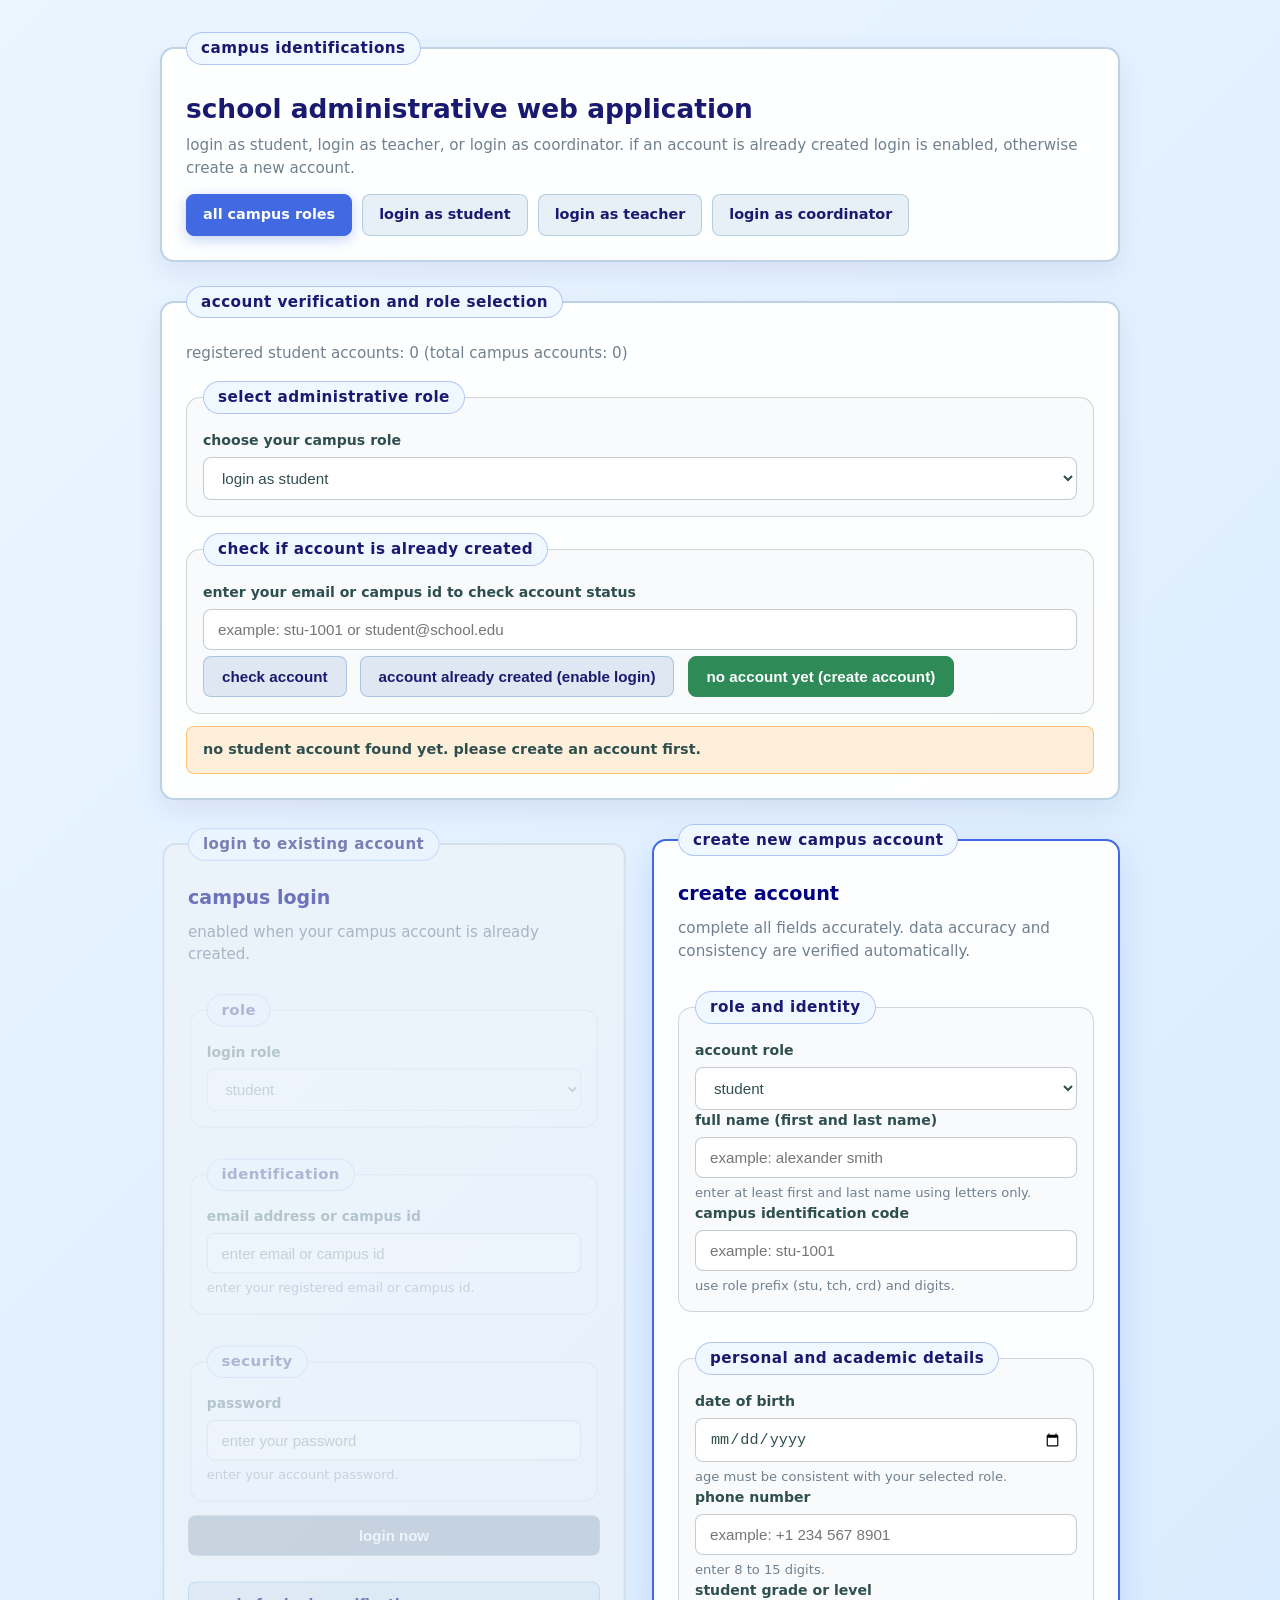
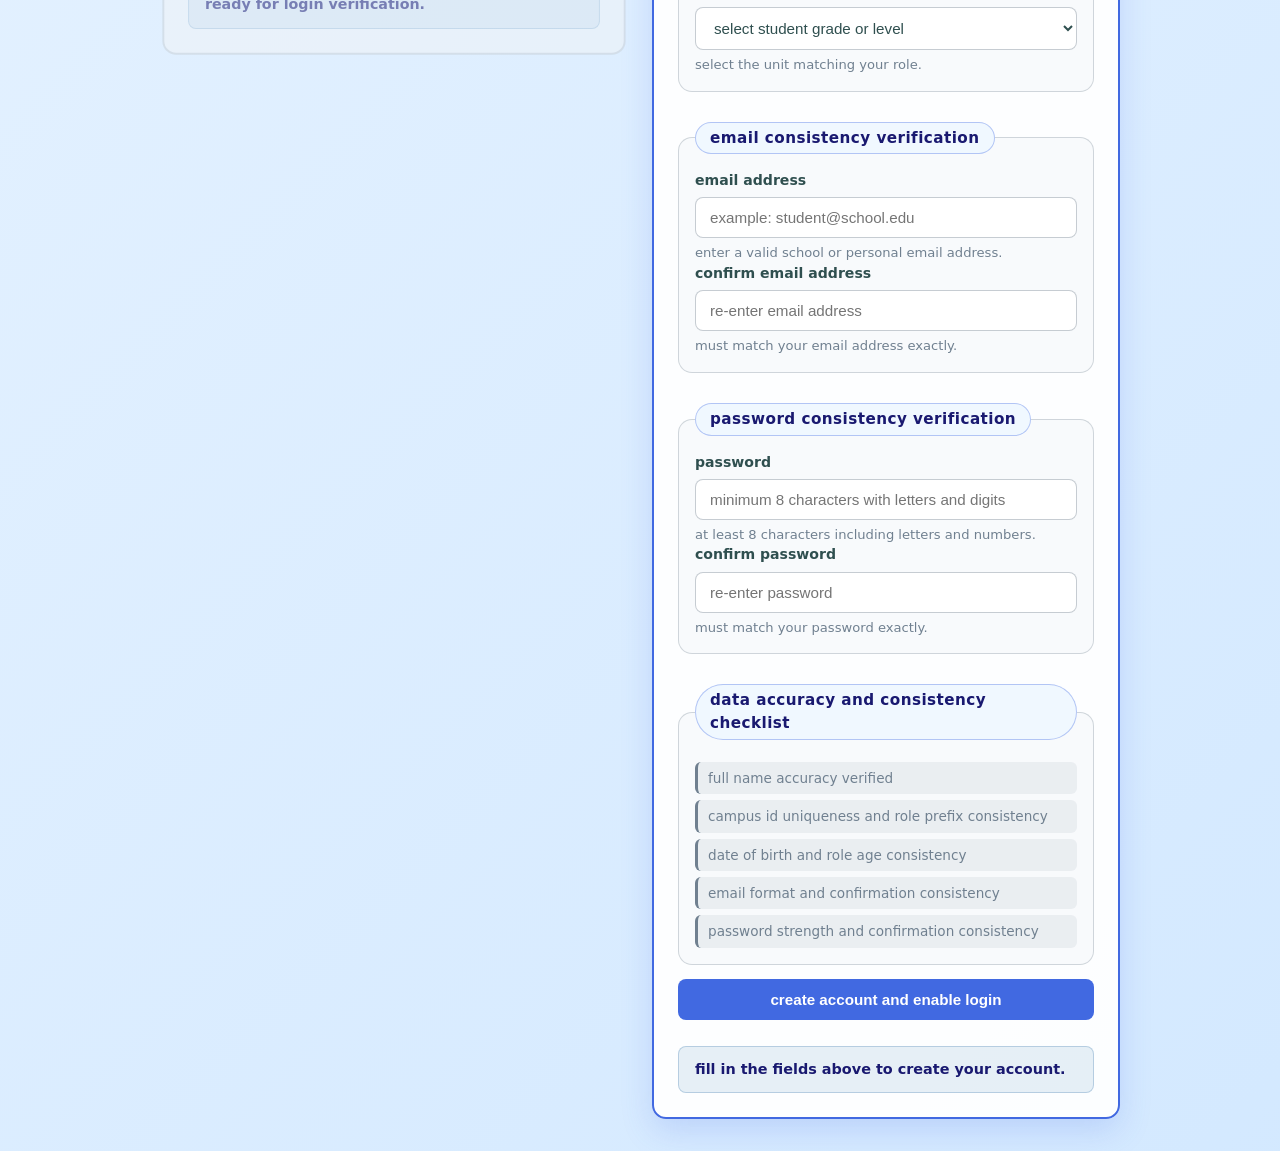
<file: croquis/campus identifications/index.html>
<!doctype html>
<html lang="en">
<head>
    <meta charset="utf-8">
    <meta name="viewport" content="width=device-width, initial-scale=1.0">
    <title>campus identifications - school administrative portal</title>
    <link rel="stylesheet" href="style.css">
</head>
<body data-role="student">
    <main>
        <section>
            <fieldset>
                <legend>campus identifications</legend>
                <h1>school administrative web application</h1>
                <p>login as student, login as teacher, or login as coordinator. if an account is already created login is enabled, otherwise create a new account.</p>
                <nav class="role-nav">
                    <a href="index.html" class="active">all campus roles</a>
                    <a href="students.html">login as student</a>
                    <a href="teacher.html">login as teacher</a>
                    <a href="coordinator.html">login as coordinator</a>
                </nav>
            </fieldset>
        </section>

        <section class="hidden-section" data-element="session-section">
            <fieldset class="active-panel">
                <legend>active administrative session</legend>
                <h2 data-element="session-summary">authenticated campus user</h2>
                <p>your campus identification credentials have been verified.</p>
                <ul class="consistency-list" data-element="session-details"></ul>
                <button type="button" class="secondary-button" data-element="logout-btn">logout from session</button>
            </fieldset>
        </section>

        <section>
            <fieldset>
                <legend>account verification and role selection</legend>
                <p data-element="account-count-text">checking registered campus accounts...</p>

                <fieldset class="nested-fieldset">
                    <legend>select administrative role</legend>
                    <label for="global-role-select">choose your campus role</label>
                    <select id="global-role-select" data-element="role-selector">
                        <option value="student">login as student</option>
                        <option value="teacher">login as teacher</option>
                        <option value="coordinator">login as coordinator</option>
                    </select>
                </fieldset>

                <fieldset class="nested-fieldset">
                    <legend>check if account is already created</legend>
                    <label for="account-check-input">enter your email or campus id to check account status</label>
                    <input type="text" id="account-check-input" data-element="account-check-input" placeholder="example: stu-1001 or student@school.edu">
                    <button type="button" class="secondary-button" data-element="account-check-btn">check account</button>
                    <button type="button" class="secondary-button" data-element="mode-login-btn">account already created (enable login)</button>
                    <button type="button" class="secondary-button" data-element="mode-register-btn">no account yet (create account)</button>
                </fieldset>

                <output class="status-banner" data-element="account-status-banner">verifying account availability...</output>
            </fieldset>
        </section>

        <section class="forms-grid">
            <section>
                <fieldset data-element="login-fieldset">
                    <legend>login to existing account</legend>
                    <h2>campus login</h2>
                    <p>enabled when your campus account is already created.</p>
                    <form data-element="login-form" novalidate>
                        <fieldset class="nested-fieldset">
                            <legend>role</legend>
                            <label for="login-role">login role</label>
                            <select id="login-role" data-element="login-role">
                                <option value="student">student</option>
                                <option value="teacher">teacher</option>
                                <option value="coordinator">coordinator</option>
                            </select>
                        </fieldset>

                        <fieldset class="nested-fieldset">
                            <legend>identification</legend>
                            <label for="login-identifier">email address or campus id</label>
                            <input type="text" id="login-identifier" data-element="login-identifier" placeholder="enter email or campus id" required>
                            <small class="field-feedback" data-element="login-identifier-feedback">enter your registered email or campus id.</small>
                        </fieldset>

                        <fieldset class="nested-fieldset">
                            <legend>security</legend>
                            <label for="login-password">password</label>
                            <input type="password" id="login-password" data-element="login-password" placeholder="enter your password" required>
                            <small class="field-feedback" data-element="login-password-feedback">enter your account password.</small>
                        </fieldset>

                        <button type="submit">login now</button>
                        <output class="status-banner" data-element="login-banner">ready for login verification.</output>
                    </form>
                </fieldset>
            </section>

            <section>
                <fieldset data-element="register-fieldset">
                    <legend>create new campus account</legend>
                    <h2>create account</h2>
                    <p>complete all fields accurately. data accuracy and consistency are verified automatically.</p>
                    <form data-element="register-form" novalidate>
                        <fieldset class="nested-fieldset">
                            <legend>role and identity</legend>
                            <label for="reg-role">account role</label>
                            <select id="reg-role" data-element="reg-role">
                                <option value="student">student</option>
                                <option value="teacher">teacher</option>
                                <option value="coordinator">coordinator</option>
                            </select>

                            <label for="reg-name">full name (first and last name)</label>
                            <input type="text" id="reg-name" data-element="reg-name" placeholder="example: alexander smith" required>
                            <small class="field-feedback" data-element="reg-name-feedback">enter at least first and last name using letters only.</small>

                            <label for="reg-campus-id">campus identification code</label>
                            <input type="text" id="reg-campus-id" data-element="reg-campus-id" placeholder="example: stu-1001" required>
                            <small class="field-feedback" data-element="reg-campus-id-feedback">use role prefix (stu, tch, crd) and digits.</small>
                        </fieldset>

                        <fieldset class="nested-fieldset">
                            <legend>personal and academic details</legend>
                            <label for="reg-dob">date of birth</label>
                            <input type="date" id="reg-dob" data-element="reg-dob" required>
                            <small class="field-feedback" data-element="reg-dob-feedback">age must be consistent with your selected role.</small>

                            <label for="reg-phone">phone number</label>
                            <input type="tel" id="reg-phone" data-element="reg-phone" placeholder="example: +1 234 567 8901" required>
                            <small class="field-feedback" data-element="reg-phone-feedback">enter 8 to 15 digits.</small>

                            <label for="reg-department" data-element="reg-department-label">student grade or level</label>
                            <select id="reg-department" data-element="reg-department" required></select>
                            <small class="field-feedback" data-element="reg-department-feedback">select the unit matching your role.</small>
                        </fieldset>

                        <fieldset class="nested-fieldset">
                            <legend>email consistency verification</legend>
                            <label for="reg-email">email address</label>
                            <input type="email" id="reg-email" data-element="reg-email" placeholder="example: student@school.edu" required>
                            <small class="field-feedback" data-element="reg-email-feedback">enter a valid school or personal email address.</small>

                            <label for="reg-confirm-email">confirm email address</label>
                            <input type="email" id="reg-confirm-email" data-element="reg-confirm-email" placeholder="re-enter email address" required>
                            <small class="field-feedback" data-element="reg-confirm-email-feedback">must match your email address exactly.</small>
                        </fieldset>

                        <fieldset class="nested-fieldset">
                            <legend>password consistency verification</legend>
                            <label for="reg-password">password</label>
                            <input type="password" id="reg-password" data-element="reg-password" placeholder="minimum 8 characters with letters and digits" required>
                            <small class="field-feedback" data-element="reg-password-feedback">at least 8 characters including letters and numbers.</small>

                            <label for="reg-confirm-password">confirm password</label>
                            <input type="password" id="reg-confirm-password" data-element="reg-confirm-password" placeholder="re-enter password" required>
                            <small class="field-feedback" data-element="reg-confirm-password-feedback">must match your password exactly.</small>
                        </fieldset>

                        <fieldset class="nested-fieldset">
                            <legend>data accuracy and consistency checklist</legend>
                            <ul class="consistency-list">
                                <li data-rule="name">full name accuracy verified</li>
                                <li data-rule="campus-id">campus id uniqueness and role prefix consistency</li>
                                <li data-rule="age">date of birth and role age consistency</li>
                                <li data-rule="email">email format and confirmation consistency</li>
                                <li data-rule="password">password strength and confirmation consistency</li>
                            </ul>
                        </fieldset>

                        <button type="submit">create account and enable login</button>
                        <output class="status-banner" data-element="register-banner">fill in the fields above to create your account.</output>
                    </form>
                </fieldset>
            </section>
        </section>
    </main>
    <script src="script.js"></script>
</body>
</html>
</file>
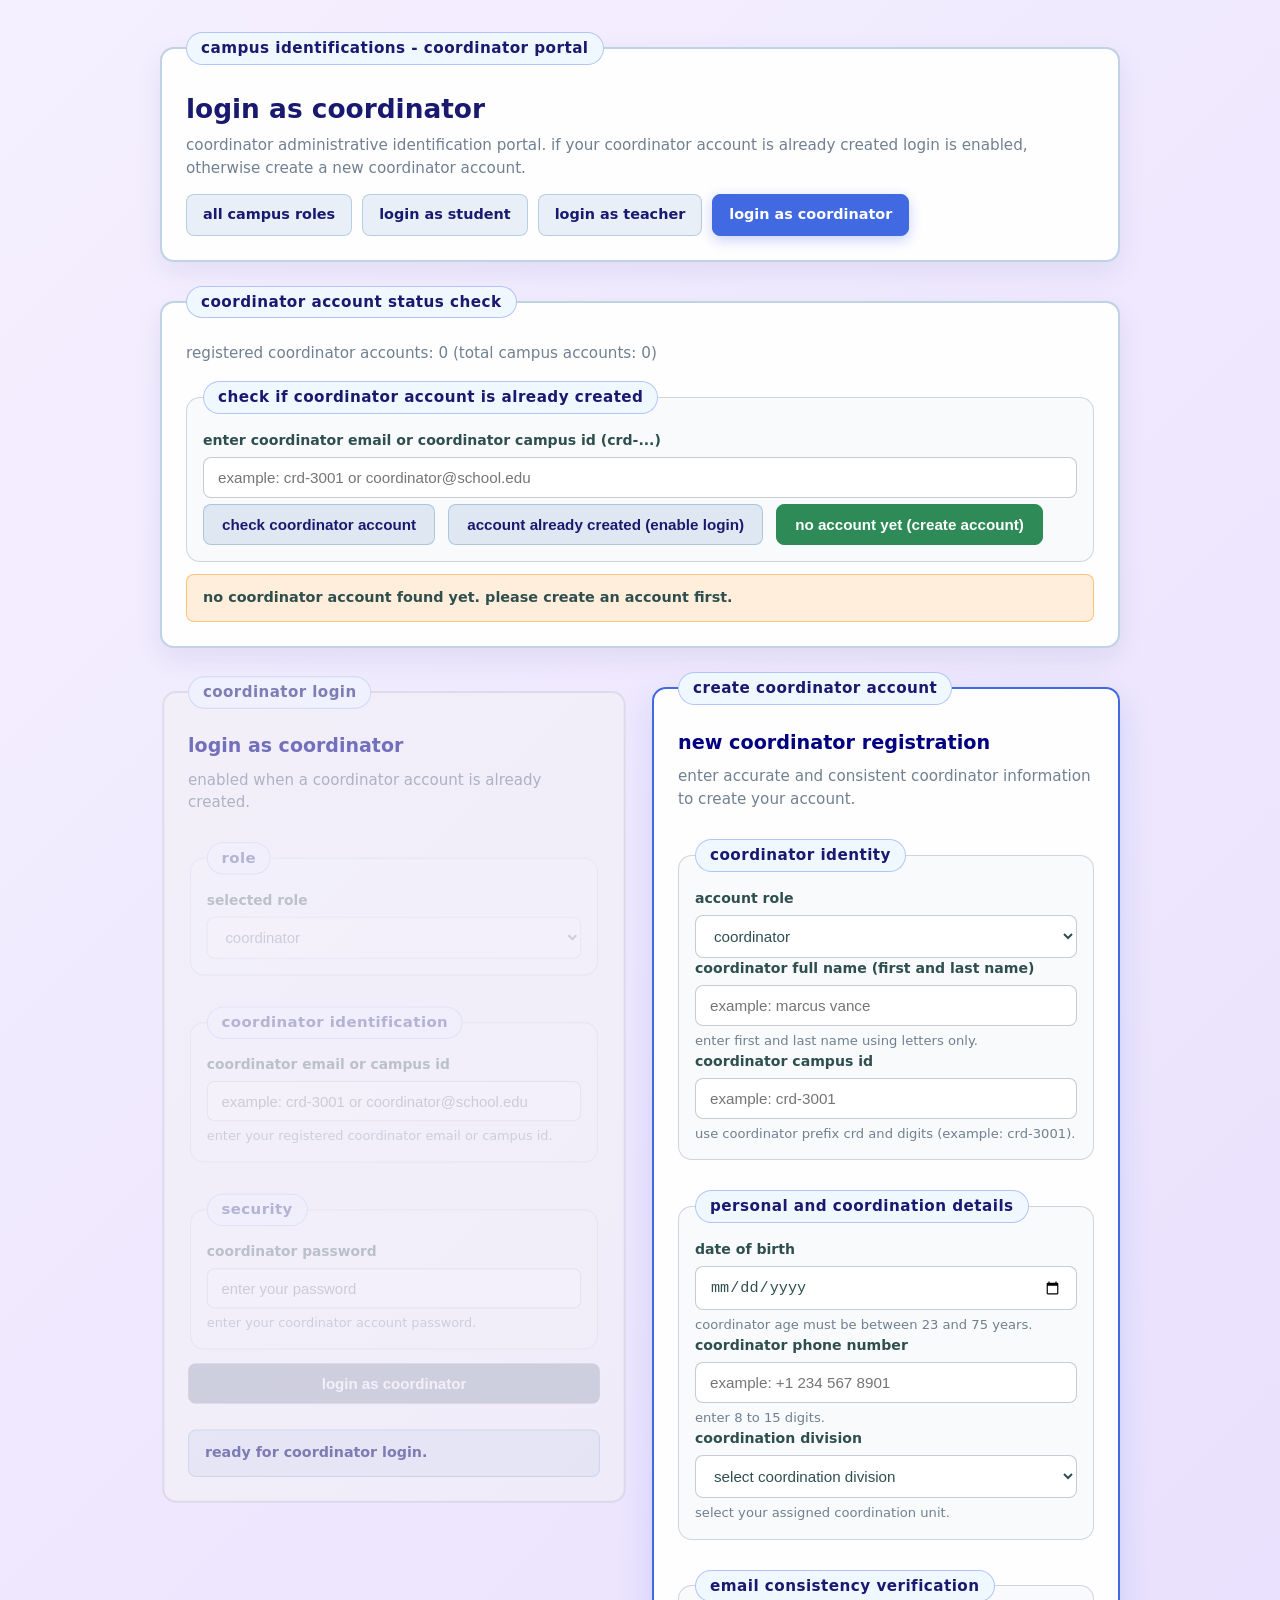
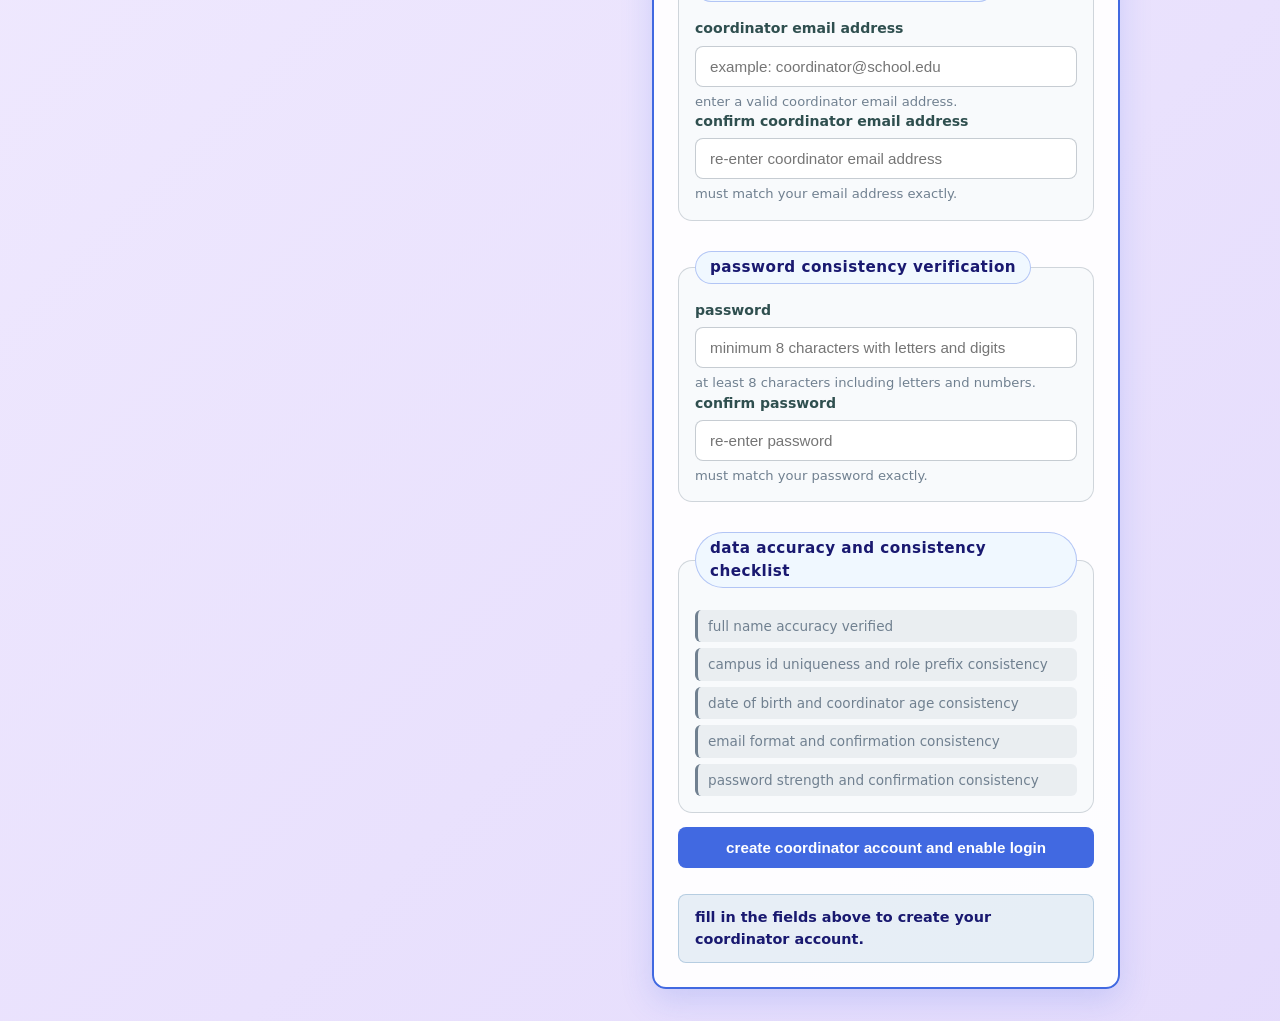
<file: croquis/campus identifications/coordinator/index.html>
<!doctype html>
<html lang="en">
<head>
    <meta charset="utf-8">
    <meta name="viewport" content="width=device-width, initial-scale=1.0">
    <title>campus identifications - login as coordinator</title>
    <link rel="stylesheet" href="../style.css">
</head>
<body data-role="coordinator">
    <main>
        <section>
            <fieldset>
                <legend>campus identifications - coordinator portal</legend>
                <h1>login as coordinator</h1>
                <p>coordinator administrative identification portal. if your coordinator account is already created login is enabled, otherwise create a new coordinator account.</p>
                <nav class="role-nav">
                    <a href="../index.html">all campus roles</a>
                    <a href="../students.html">login as student</a>
                    <a href="../teacher.html">login as teacher</a>
                    <a href="../coordinator.html" class="active">login as coordinator</a>
                </nav>
            </fieldset>
        </section>

        <section class="hidden-section" data-element="session-section">
            <fieldset class="active-panel">
                <legend>active coordinator session</legend>
                <h2 data-element="session-summary">authenticated coordinator</h2>
                <p>your coordinator identification account is verified and active.</p>
                <ul class="consistency-list" data-element="session-details"></ul>
                <button type="button" class="secondary-button" data-element="logout-btn">logout from session</button>
            </fieldset>
        </section>

        <section>
            <fieldset>
                <legend>coordinator account status check</legend>
                <p data-element="account-count-text">checking registered coordinator accounts...</p>

                <fieldset class="nested-fieldset">
                    <legend>check if coordinator account is already created</legend>
                    <label for="account-check-input">enter coordinator email or coordinator campus id (crd-...)</label>
                    <input type="text" id="account-check-input" data-element="account-check-input" placeholder="example: crd-3001 or coordinator@school.edu">
                    <button type="button" class="secondary-button" data-element="account-check-btn">check coordinator account</button>
                    <button type="button" class="secondary-button" data-element="mode-login-btn">account already created (enable login)</button>
                    <button type="button" class="secondary-button" data-element="mode-register-btn">no account yet (create account)</button>
                </fieldset>

                <output class="status-banner" data-element="account-status-banner">verifying coordinator account availability...</output>
            </fieldset>
        </section>

        <section class="forms-grid">
            <section>
                <fieldset data-element="login-fieldset">
                    <legend>coordinator login</legend>
                    <h2>login as coordinator</h2>
                    <p>enabled when a coordinator account is already created.</p>
                    <form data-element="login-form" novalidate>
                        <fieldset class="nested-fieldset">
                            <legend>role</legend>
                            <label for="login-role">selected role</label>
                            <select id="login-role" data-element="login-role">
                                <option value="student">student</option>
                                <option value="teacher">teacher</option>
                                <option value="coordinator" selected>coordinator</option>
                            </select>
                        </fieldset>

                        <fieldset class="nested-fieldset">
                            <legend>coordinator identification</legend>
                            <label for="login-identifier">coordinator email or campus id</label>
                            <input type="text" id="login-identifier" data-element="login-identifier" placeholder="example: crd-3001 or coordinator@school.edu" required>
                            <small class="field-feedback" data-element="login-identifier-feedback">enter your registered coordinator email or campus id.</small>
                        </fieldset>

                        <fieldset class="nested-fieldset">
                            <legend>security</legend>
                            <label for="login-password">coordinator password</label>
                            <input type="password" id="login-password" data-element="login-password" placeholder="enter your password" required>
                            <small class="field-feedback" data-element="login-password-feedback">enter your coordinator account password.</small>
                        </fieldset>

                        <button type="submit">login as coordinator</button>
                        <output class="status-banner" data-element="login-banner">ready for coordinator login.</output>
                    </form>
                </fieldset>
            </section>

            <section>
                <fieldset data-element="register-fieldset">
                    <legend>create coordinator account</legend>
                    <h2>new coordinator registration</h2>
                    <p>enter accurate and consistent coordinator information to create your account.</p>
                    <form data-element="register-form" novalidate>
                        <fieldset class="nested-fieldset">
                            <legend>coordinator identity</legend>
                            <label for="reg-role">account role</label>
                            <select id="reg-role" data-element="reg-role">
                                <option value="student">student</option>
                                <option value="teacher">teacher</option>
                                <option value="coordinator" selected>coordinator</option>
                            </select>

                            <label for="reg-name">coordinator full name (first and last name)</label>
                            <input type="text" id="reg-name" data-element="reg-name" placeholder="example: marcus vance" required>
                            <small class="field-feedback" data-element="reg-name-feedback">enter first and last name using letters only.</small>

                            <label for="reg-campus-id">coordinator campus id</label>
                            <input type="text" id="reg-campus-id" data-element="reg-campus-id" placeholder="example: crd-3001" required>
                            <small class="field-feedback" data-element="reg-campus-id-feedback">use coordinator prefix crd and digits (example: crd-3001).</small>
                        </fieldset>

                        <fieldset class="nested-fieldset">
                            <legend>personal and coordination details</legend>
                            <label for="reg-dob">date of birth</label>
                            <input type="date" id="reg-dob" data-element="reg-dob" required>
                            <small class="field-feedback" data-element="reg-dob-feedback">coordinator age must be between 23 and 75 years.</small>

                            <label for="reg-phone">coordinator phone number</label>
                            <input type="tel" id="reg-phone" data-element="reg-phone" placeholder="example: +1 234 567 8901" required>
                            <small class="field-feedback" data-element="reg-phone-feedback">enter 8 to 15 digits.</small>

                            <label for="reg-department" data-element="reg-department-label">coordination division</label>
                            <select id="reg-department" data-element="reg-department" required></select>
                            <small class="field-feedback" data-element="reg-department-feedback">select your assigned coordination unit.</small>
                        </fieldset>

                        <fieldset class="nested-fieldset">
                            <legend>email consistency verification</legend>
                            <label for="reg-email">coordinator email address</label>
                            <input type="email" id="reg-email" data-element="reg-email" placeholder="example: coordinator@school.edu" required>
                            <small class="field-feedback" data-element="reg-email-feedback">enter a valid coordinator email address.</small>

                            <label for="reg-confirm-email">confirm coordinator email address</label>
                            <input type="email" id="reg-confirm-email" data-element="reg-confirm-email" placeholder="re-enter coordinator email address" required>
                            <small class="field-feedback" data-element="reg-confirm-email-feedback">must match your email address exactly.</small>
                        </fieldset>

                        <fieldset class="nested-fieldset">
                            <legend>password consistency verification</legend>
                            <label for="reg-password">password</label>
                            <input type="password" id="reg-password" data-element="reg-password" placeholder="minimum 8 characters with letters and digits" required>
                            <small class="field-feedback" data-element="reg-password-feedback">at least 8 characters including letters and numbers.</small>

                            <label for="reg-confirm-password">confirm password</label>
                            <input type="password" id="reg-confirm-password" data-element="reg-confirm-password" placeholder="re-enter password" required>
                            <small class="field-feedback" data-element="reg-confirm-password-feedback">must match your password exactly.</small>
                        </fieldset>

                        <fieldset class="nested-fieldset">
                            <legend>data accuracy and consistency checklist</legend>
                            <ul class="consistency-list">
                                <li data-rule="name">full name accuracy verified</li>
                                <li data-rule="campus-id">campus id uniqueness and role prefix consistency</li>
                                <li data-rule="age">date of birth and coordinator age consistency</li>
                                <li data-rule="email">email format and confirmation consistency</li>
                                <li data-rule="password">password strength and confirmation consistency</li>
                            </ul>
                        </fieldset>

                        <button type="submit">create coordinator account and enable login</button>
                        <output class="status-banner" data-element="register-banner">fill in the fields above to create your coordinator account.</output>
                    </form>
                </fieldset>
            </section>
        </section>
    </main>
    <script src="../script.js"></script>
</body>
</html>
</file>
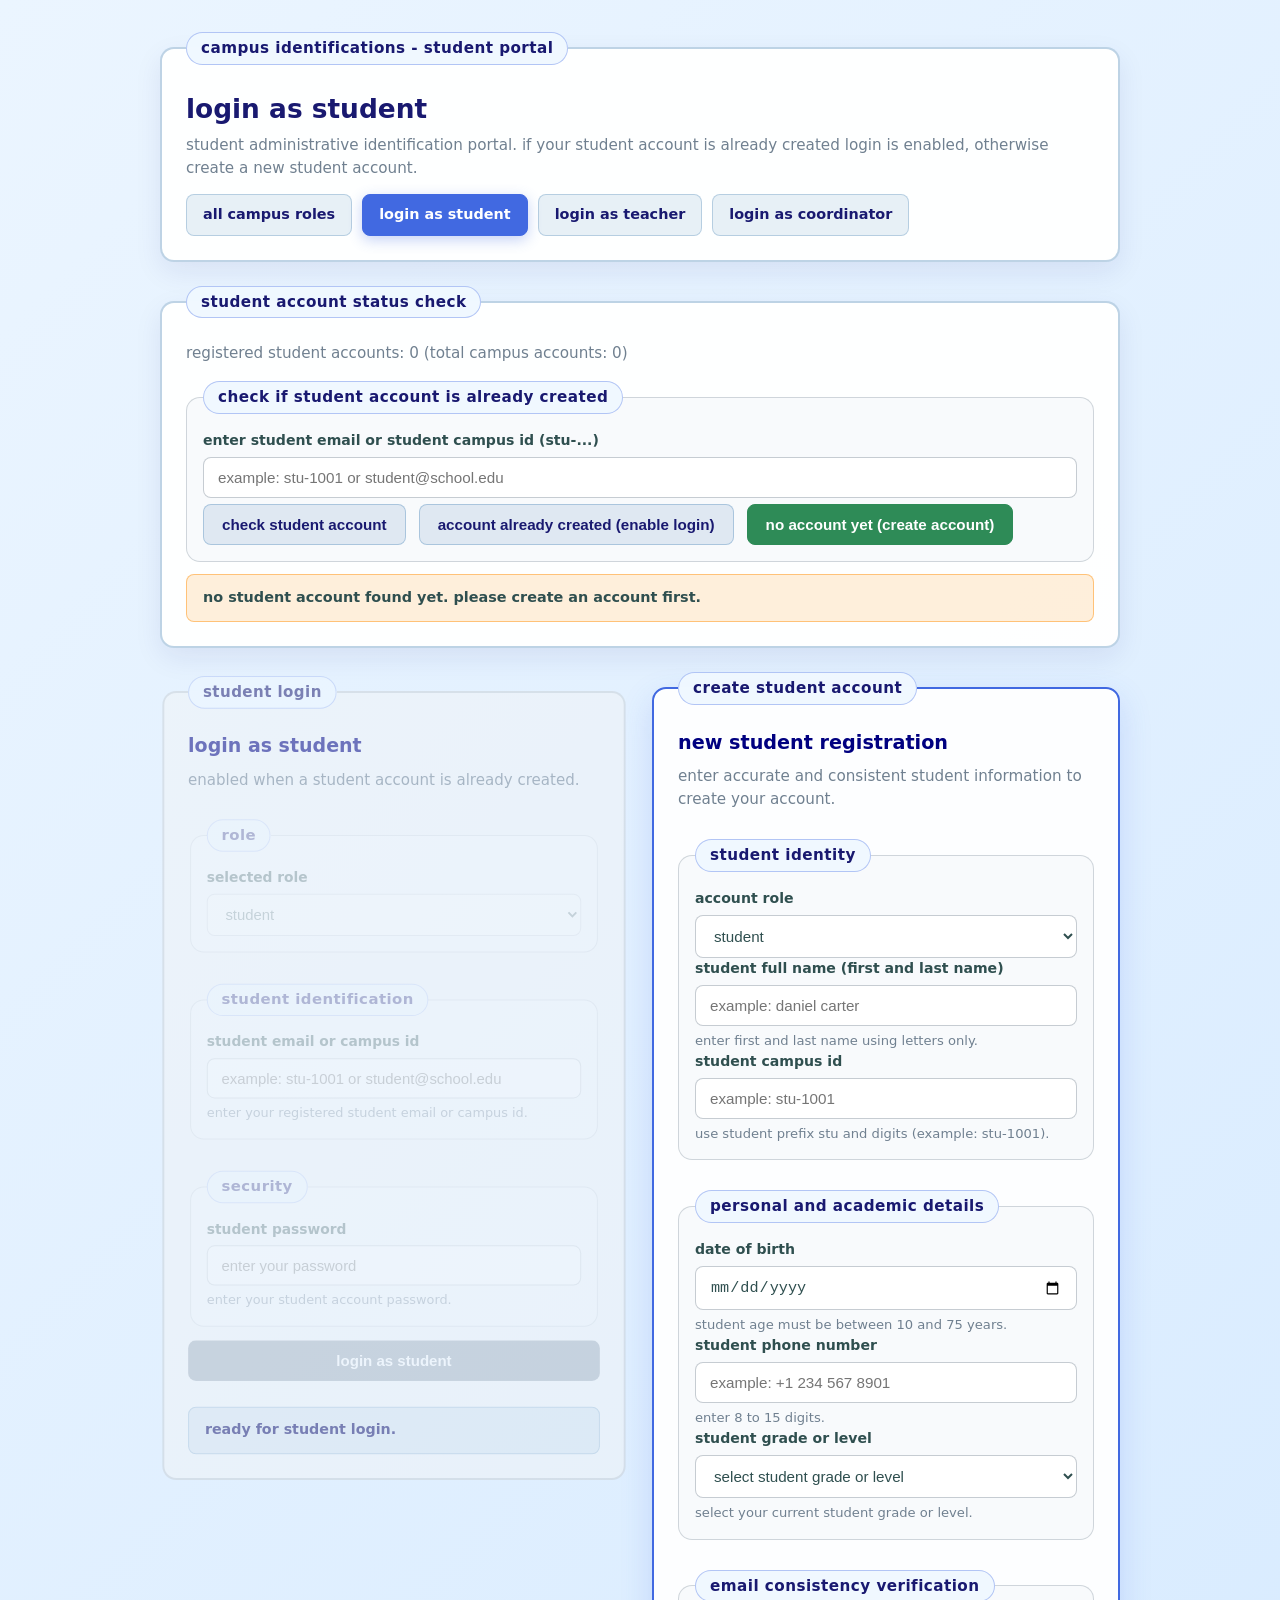
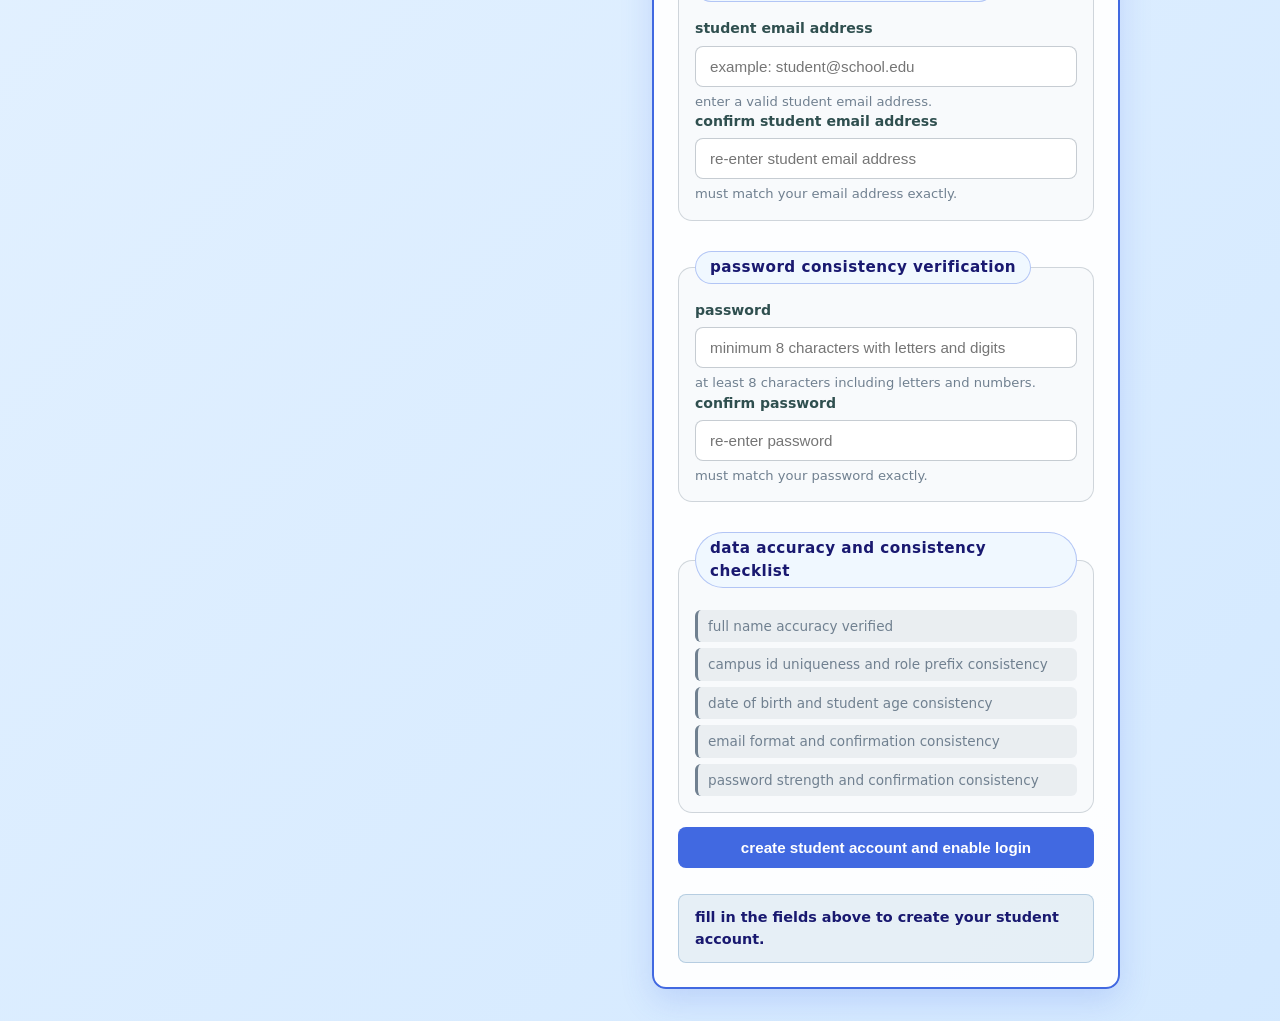
<file: croquis/campus identifications/students/index.html>
<!doctype html>
<html lang="en">
<head>
    <meta charset="utf-8">
    <meta name="viewport" content="width=device-width, initial-scale=1.0">
    <title>campus identifications - login as student</title>
    <link rel="stylesheet" href="../style.css">
</head>
<body data-role="student">
    <main>
        <section>
            <fieldset>
                <legend>campus identifications - student portal</legend>
                <h1>login as student</h1>
                <p>student administrative identification portal. if your student account is already created login is enabled, otherwise create a new student account.</p>
                <nav class="role-nav">
                    <a href="../index.html">all campus roles</a>
                    <a href="../students.html" class="active">login as student</a>
                    <a href="../teacher.html">login as teacher</a>
                    <a href="../coordinator.html">login as coordinator</a>
                </nav>
            </fieldset>
        </section>

        <section class="hidden-section" data-element="session-section">
            <fieldset class="active-panel">
                <legend>active student session</legend>
                <h2 data-element="session-summary">authenticated student</h2>
                <p>your student identification account is verified and active.</p>
                <ul class="consistency-list" data-element="session-details"></ul>
                <button type="button" class="secondary-button" data-element="logout-btn">logout from session</button>
            </fieldset>
        </section>

        <section>
            <fieldset>
                <legend>student account status check</legend>
                <p data-element="account-count-text">checking registered student accounts...</p>

                <fieldset class="nested-fieldset">
                    <legend>check if student account is already created</legend>
                    <label for="account-check-input">enter student email or student campus id (stu-...)</label>
                    <input type="text" id="account-check-input" data-element="account-check-input" placeholder="example: stu-1001 or student@school.edu">
                    <button type="button" class="secondary-button" data-element="account-check-btn">check student account</button>
                    <button type="button" class="secondary-button" data-element="mode-login-btn">account already created (enable login)</button>
                    <button type="button" class="secondary-button" data-element="mode-register-btn">no account yet (create account)</button>
                </fieldset>

                <output class="status-banner" data-element="account-status-banner">verifying student account availability...</output>
            </fieldset>
        </section>

        <section class="forms-grid">
            <section>
                <fieldset data-element="login-fieldset">
                    <legend>student login</legend>
                    <h2>login as student</h2>
                    <p>enabled when a student account is already created.</p>
                    <form data-element="login-form" novalidate>
                        <fieldset class="nested-fieldset">
                            <legend>role</legend>
                            <label for="login-role">selected role</label>
                            <select id="login-role" data-element="login-role">
                                <option value="student" selected>student</option>
                                <option value="teacher">teacher</option>
                                <option value="coordinator">coordinator</option>
                            </select>
                        </fieldset>

                        <fieldset class="nested-fieldset">
                            <legend>student identification</legend>
                            <label for="login-identifier">student email or campus id</label>
                            <input type="text" id="login-identifier" data-element="login-identifier" placeholder="example: stu-1001 or student@school.edu" required>
                            <small class="field-feedback" data-element="login-identifier-feedback">enter your registered student email or campus id.</small>
                        </fieldset>

                        <fieldset class="nested-fieldset">
                            <legend>security</legend>
                            <label for="login-password">student password</label>
                            <input type="password" id="login-password" data-element="login-password" placeholder="enter your password" required>
                            <small class="field-feedback" data-element="login-password-feedback">enter your student account password.</small>
                        </fieldset>

                        <button type="submit">login as student</button>
                        <output class="status-banner" data-element="login-banner">ready for student login.</output>
                    </form>
                </fieldset>
            </section>

            <section>
                <fieldset data-element="register-fieldset">
                    <legend>create student account</legend>
                    <h2>new student registration</h2>
                    <p>enter accurate and consistent student information to create your account.</p>
                    <form data-element="register-form" novalidate>
                        <fieldset class="nested-fieldset">
                            <legend>student identity</legend>
                            <label for="reg-role">account role</label>
                            <select id="reg-role" data-element="reg-role">
                                <option value="student" selected>student</option>
                                <option value="teacher">teacher</option>
                                <option value="coordinator">coordinator</option>
                            </select>

                            <label for="reg-name">student full name (first and last name)</label>
                            <input type="text" id="reg-name" data-element="reg-name" placeholder="example: daniel carter" required>
                            <small class="field-feedback" data-element="reg-name-feedback">enter first and last name using letters only.</small>

                            <label for="reg-campus-id">student campus id</label>
                            <input type="text" id="reg-campus-id" data-element="reg-campus-id" placeholder="example: stu-1001" required>
                            <small class="field-feedback" data-element="reg-campus-id-feedback">use student prefix stu and digits (example: stu-1001).</small>
                        </fieldset>

                        <fieldset class="nested-fieldset">
                            <legend>personal and academic details</legend>
                            <label for="reg-dob">date of birth</label>
                            <input type="date" id="reg-dob" data-element="reg-dob" required>
                            <small class="field-feedback" data-element="reg-dob-feedback">student age must be between 10 and 75 years.</small>

                            <label for="reg-phone">student phone number</label>
                            <input type="tel" id="reg-phone" data-element="reg-phone" placeholder="example: +1 234 567 8901" required>
                            <small class="field-feedback" data-element="reg-phone-feedback">enter 8 to 15 digits.</small>

                            <label for="reg-department" data-element="reg-department-label">student grade or level</label>
                            <select id="reg-department" data-element="reg-department" required></select>
                            <small class="field-feedback" data-element="reg-department-feedback">select your current student grade or level.</small>
                        </fieldset>

                        <fieldset class="nested-fieldset">
                            <legend>email consistency verification</legend>
                            <label for="reg-email">student email address</label>
                            <input type="email" id="reg-email" data-element="reg-email" placeholder="example: student@school.edu" required>
                            <small class="field-feedback" data-element="reg-email-feedback">enter a valid student email address.</small>

                            <label for="reg-confirm-email">confirm student email address</label>
                            <input type="email" id="reg-confirm-email" data-element="reg-confirm-email" placeholder="re-enter student email address" required>
                            <small class="field-feedback" data-element="reg-confirm-email-feedback">must match your email address exactly.</small>
                        </fieldset>

                        <fieldset class="nested-fieldset">
                            <legend>password consistency verification</legend>
                            <label for="reg-password">password</label>
                            <input type="password" id="reg-password" data-element="reg-password" placeholder="minimum 8 characters with letters and digits" required>
                            <small class="field-feedback" data-element="reg-password-feedback">at least 8 characters including letters and numbers.</small>

                            <label for="reg-confirm-password">confirm password</label>
                            <input type="password" id="reg-confirm-password" data-element="reg-confirm-password" placeholder="re-enter password" required>
                            <small class="field-feedback" data-element="reg-confirm-password-feedback">must match your password exactly.</small>
                        </fieldset>

                        <fieldset class="nested-fieldset">
                            <legend>data accuracy and consistency checklist</legend>
                            <ul class="consistency-list">
                                <li data-rule="name">full name accuracy verified</li>
                                <li data-rule="campus-id">campus id uniqueness and role prefix consistency</li>
                                <li data-rule="age">date of birth and student age consistency</li>
                                <li data-rule="email">email format and confirmation consistency</li>
                                <li data-rule="password">password strength and confirmation consistency</li>
                            </ul>
                        </fieldset>

                        <button type="submit">create student account and enable login</button>
                        <output class="status-banner" data-element="register-banner">fill in the fields above to create your student account.</output>
                    </form>
                </fieldset>
            </section>
        </section>
    </main>
    <script src="../script.js"></script>
</body>
</html>
</file>
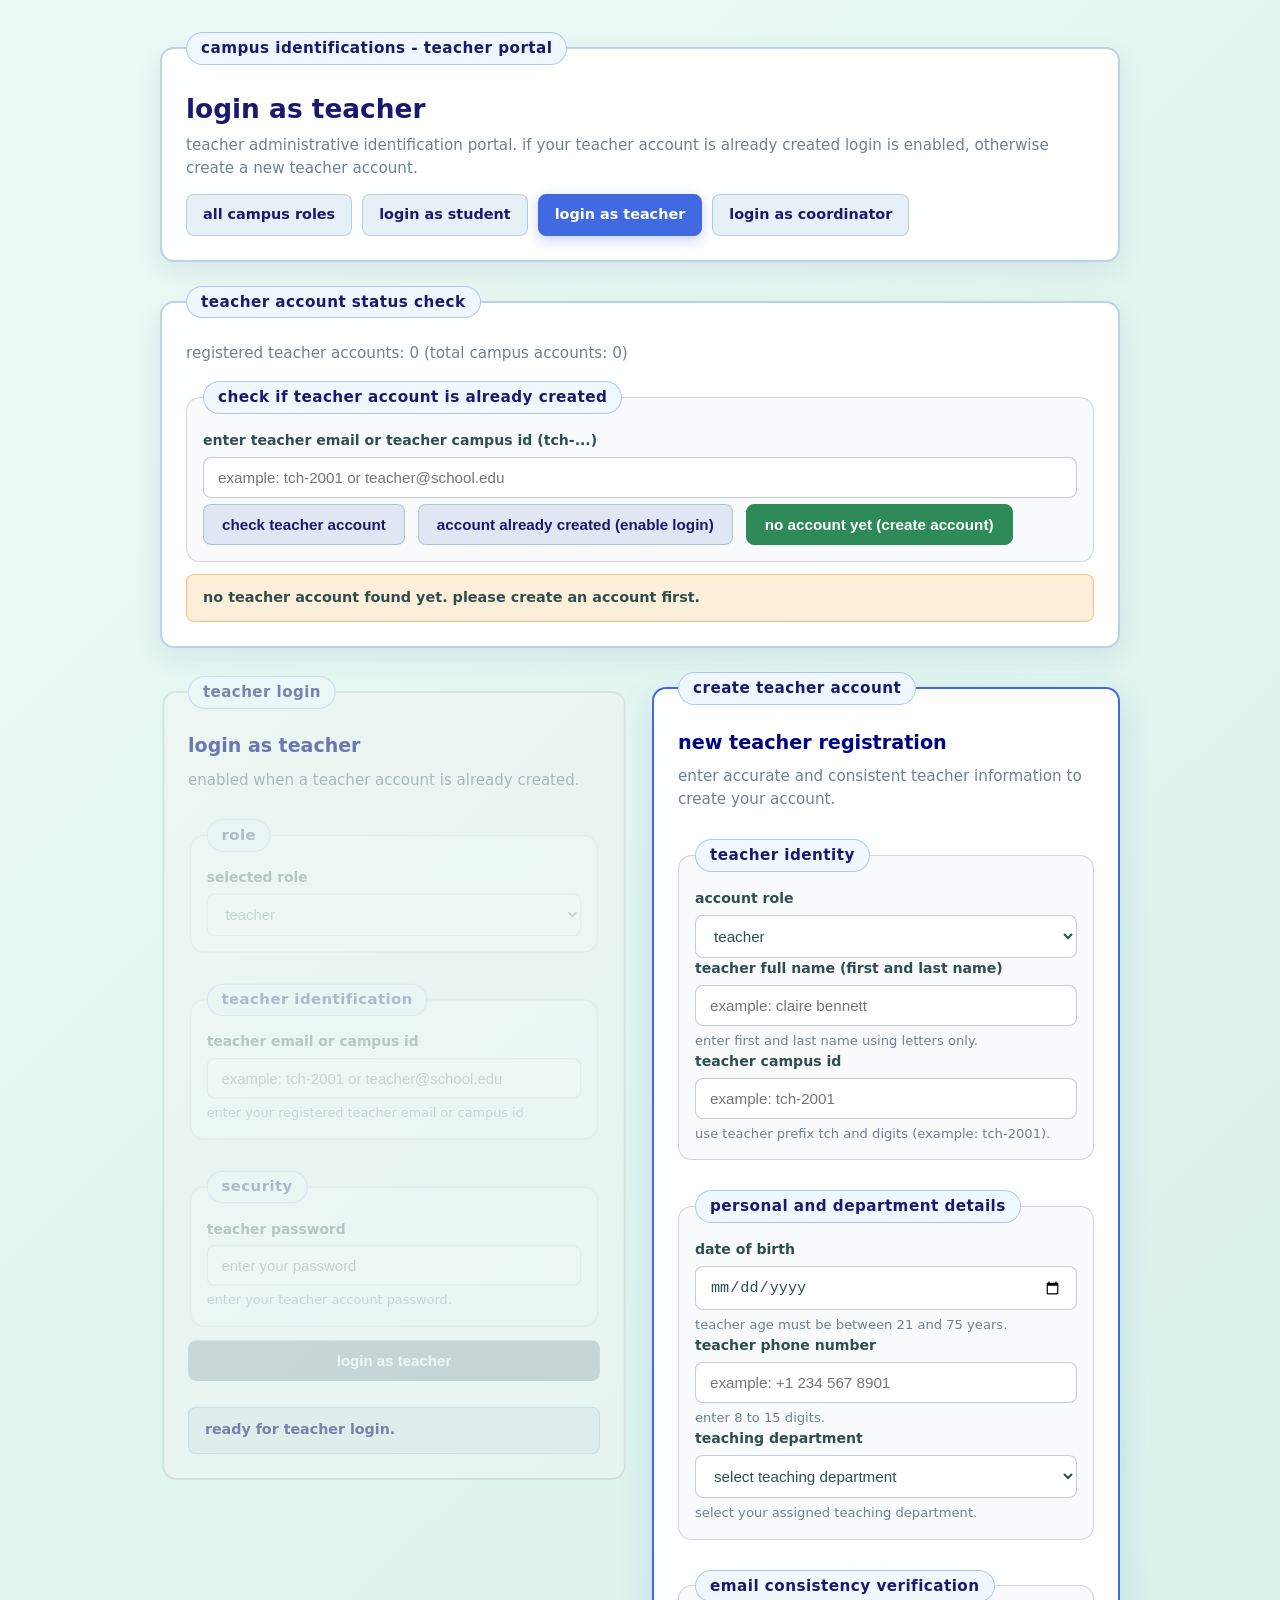
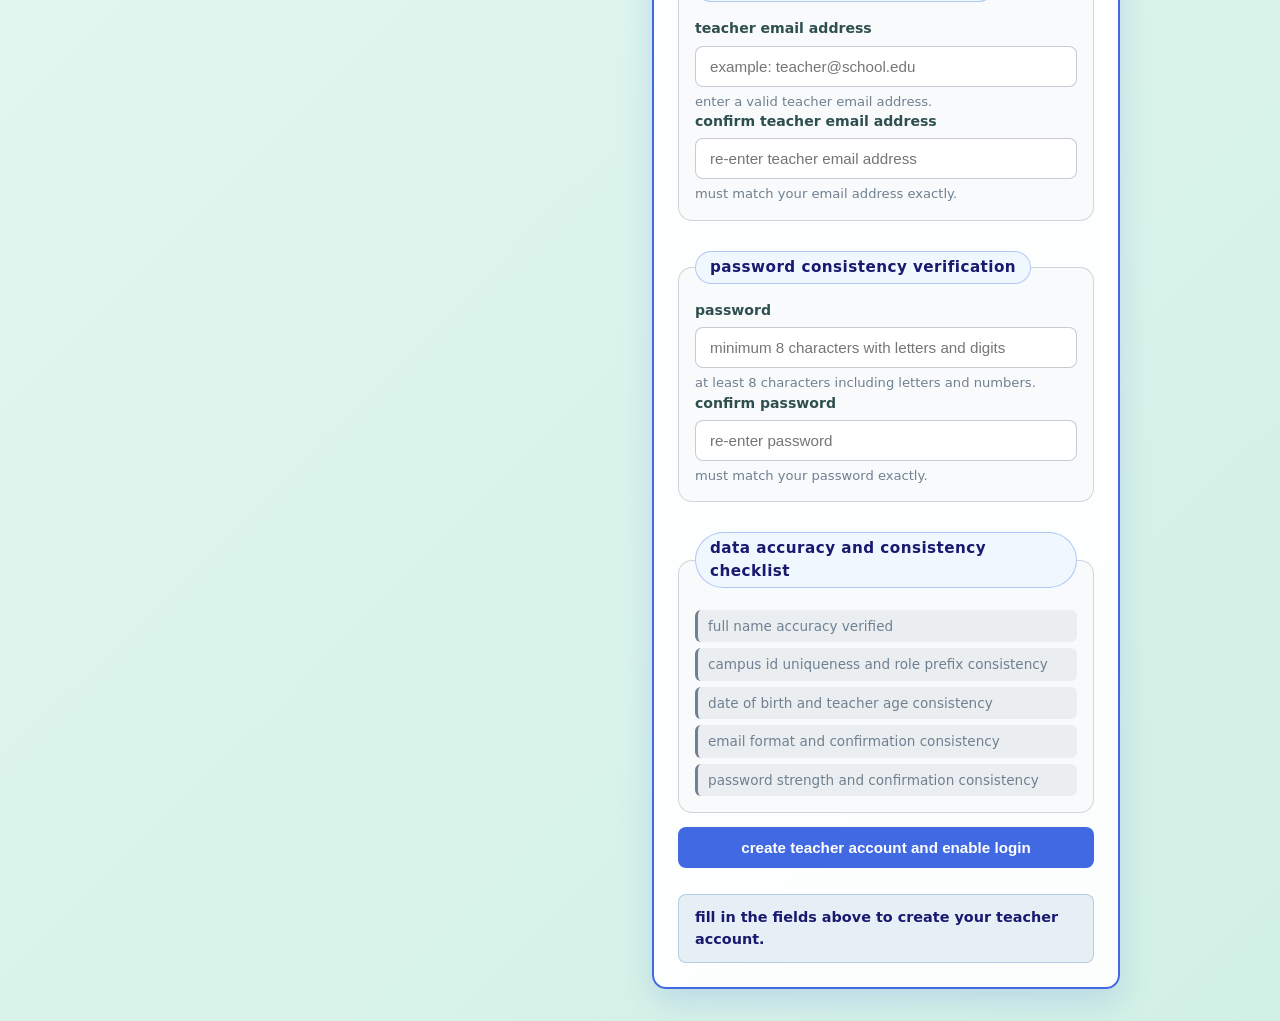
<file: croquis/campus identifications/teacher/index.html>
<!doctype html>
<html lang="en">
<head>
    <meta charset="utf-8">
    <meta name="viewport" content="width=device-width, initial-scale=1.0">
    <title>campus identifications - login as teacher</title>
    <link rel="stylesheet" href="../style.css">
</head>
<body data-role="teacher">
    <main>
        <section>
            <fieldset>
                <legend>campus identifications - teacher portal</legend>
                <h1>login as teacher</h1>
                <p>teacher administrative identification portal. if your teacher account is already created login is enabled, otherwise create a new teacher account.</p>
                <nav class="role-nav">
                    <a href="../index.html">all campus roles</a>
                    <a href="../students.html">login as student</a>
                    <a href="../teacher.html" class="active">login as teacher</a>
                    <a href="../coordinator.html">login as coordinator</a>
                </nav>
            </fieldset>
        </section>

        <section class="hidden-section" data-element="session-section">
            <fieldset class="active-panel">
                <legend>active teacher session</legend>
                <h2 data-element="session-summary">authenticated teacher</h2>
                <p>your teacher identification account is verified and active.</p>
                <ul class="consistency-list" data-element="session-details"></ul>
                <button type="button" class="secondary-button" data-element="logout-btn">logout from session</button>
            </fieldset>
        </section>

        <section>
            <fieldset>
                <legend>teacher account status check</legend>
                <p data-element="account-count-text">checking registered teacher accounts...</p>

                <fieldset class="nested-fieldset">
                    <legend>check if teacher account is already created</legend>
                    <label for="account-check-input">enter teacher email or teacher campus id (tch-...)</label>
                    <input type="text" id="account-check-input" data-element="account-check-input" placeholder="example: tch-2001 or teacher@school.edu">
                    <button type="button" class="secondary-button" data-element="account-check-btn">check teacher account</button>
                    <button type="button" class="secondary-button" data-element="mode-login-btn">account already created (enable login)</button>
                    <button type="button" class="secondary-button" data-element="mode-register-btn">no account yet (create account)</button>
                </fieldset>

                <output class="status-banner" data-element="account-status-banner">verifying teacher account availability...</output>
            </fieldset>
        </section>

        <section class="forms-grid">
            <section>
                <fieldset data-element="login-fieldset">
                    <legend>teacher login</legend>
                    <h2>login as teacher</h2>
                    <p>enabled when a teacher account is already created.</p>
                    <form data-element="login-form" novalidate>
                        <fieldset class="nested-fieldset">
                            <legend>role</legend>
                            <label for="login-role">selected role</label>
                            <select id="login-role" data-element="login-role">
                                <option value="student">student</option>
                                <option value="teacher" selected>teacher</option>
                                <option value="coordinator">coordinator</option>
                            </select>
                        </fieldset>

                        <fieldset class="nested-fieldset">
                            <legend>teacher identification</legend>
                            <label for="login-identifier">teacher email or campus id</label>
                            <input type="text" id="login-identifier" data-element="login-identifier" placeholder="example: tch-2001 or teacher@school.edu" required>
                            <small class="field-feedback" data-element="login-identifier-feedback">enter your registered teacher email or campus id.</small>
                        </fieldset>

                        <fieldset class="nested-fieldset">
                            <legend>security</legend>
                            <label for="login-password">teacher password</label>
                            <input type="password" id="login-password" data-element="login-password" placeholder="enter your password" required>
                            <small class="field-feedback" data-element="login-password-feedback">enter your teacher account password.</small>
                        </fieldset>

                        <button type="submit">login as teacher</button>
                        <output class="status-banner" data-element="login-banner">ready for teacher login.</output>
                    </form>
                </fieldset>
            </section>

            <section>
                <fieldset data-element="register-fieldset">
                    <legend>create teacher account</legend>
                    <h2>new teacher registration</h2>
                    <p>enter accurate and consistent teacher information to create your account.</p>
                    <form data-element="register-form" novalidate>
                        <fieldset class="nested-fieldset">
                            <legend>teacher identity</legend>
                            <label for="reg-role">account role</label>
                            <select id="reg-role" data-element="reg-role">
                                <option value="student">student</option>
                                <option value="teacher" selected>teacher</option>
                                <option value="coordinator">coordinator</option>
                            </select>

                            <label for="reg-name">teacher full name (first and last name)</label>
                            <input type="text" id="reg-name" data-element="reg-name" placeholder="example: claire bennett" required>
                            <small class="field-feedback" data-element="reg-name-feedback">enter first and last name using letters only.</small>

                            <label for="reg-campus-id">teacher campus id</label>
                            <input type="text" id="reg-campus-id" data-element="reg-campus-id" placeholder="example: tch-2001" required>
                            <small class="field-feedback" data-element="reg-campus-id-feedback">use teacher prefix tch and digits (example: tch-2001).</small>
                        </fieldset>

                        <fieldset class="nested-fieldset">
                            <legend>personal and department details</legend>
                            <label for="reg-dob">date of birth</label>
                            <input type="date" id="reg-dob" data-element="reg-dob" required>
                            <small class="field-feedback" data-element="reg-dob-feedback">teacher age must be between 21 and 75 years.</small>

                            <label for="reg-phone">teacher phone number</label>
                            <input type="tel" id="reg-phone" data-element="reg-phone" placeholder="example: +1 234 567 8901" required>
                            <small class="field-feedback" data-element="reg-phone-feedback">enter 8 to 15 digits.</small>

                            <label for="reg-department" data-element="reg-department-label">teaching department</label>
                            <select id="reg-department" data-element="reg-department" required></select>
                            <small class="field-feedback" data-element="reg-department-feedback">select your assigned teaching department.</small>
                        </fieldset>

                        <fieldset class="nested-fieldset">
                            <legend>email consistency verification</legend>
                            <label for="reg-email">teacher email address</label>
                            <input type="email" id="reg-email" data-element="reg-email" placeholder="example: teacher@school.edu" required>
                            <small class="field-feedback" data-element="reg-email-feedback">enter a valid teacher email address.</small>

                            <label for="reg-confirm-email">confirm teacher email address</label>
                            <input type="email" id="reg-confirm-email" data-element="reg-confirm-email" placeholder="re-enter teacher email address" required>
                            <small class="field-feedback" data-element="reg-confirm-email-feedback">must match your email address exactly.</small>
                        </fieldset>

                        <fieldset class="nested-fieldset">
                            <legend>password consistency verification</legend>
                            <label for="reg-password">password</label>
                            <input type="password" id="reg-password" data-element="reg-password" placeholder="minimum 8 characters with letters and digits" required>
                            <small class="field-feedback" data-element="reg-password-feedback">at least 8 characters including letters and numbers.</small>

                            <label for="reg-confirm-password">confirm password</label>
                            <input type="password" id="reg-confirm-password" data-element="reg-confirm-password" placeholder="re-enter password" required>
                            <small class="field-feedback" data-element="reg-confirm-password-feedback">must match your password exactly.</small>
                        </fieldset>

                        <fieldset class="nested-fieldset">
                            <legend>data accuracy and consistency checklist</legend>
                            <ul class="consistency-list">
                                <li data-rule="name">full name accuracy verified</li>
                                <li data-rule="campus-id">campus id uniqueness and role prefix consistency</li>
                                <li data-rule="age">date of birth and teacher age consistency</li>
                                <li data-rule="email">email format and confirmation consistency</li>
                                <li data-rule="password">password strength and confirmation consistency</li>
                            </ul>
                        </fieldset>

                        <button type="submit">create teacher account and enable login</button>
                        <output class="status-banner" data-element="register-banner">fill in the fields above to create your teacher account.</output>
                    </form>
                </fieldset>
            </section>
        </section>
    </main>
    <script src="../script.js"></script>
</body>
</html>
</file>
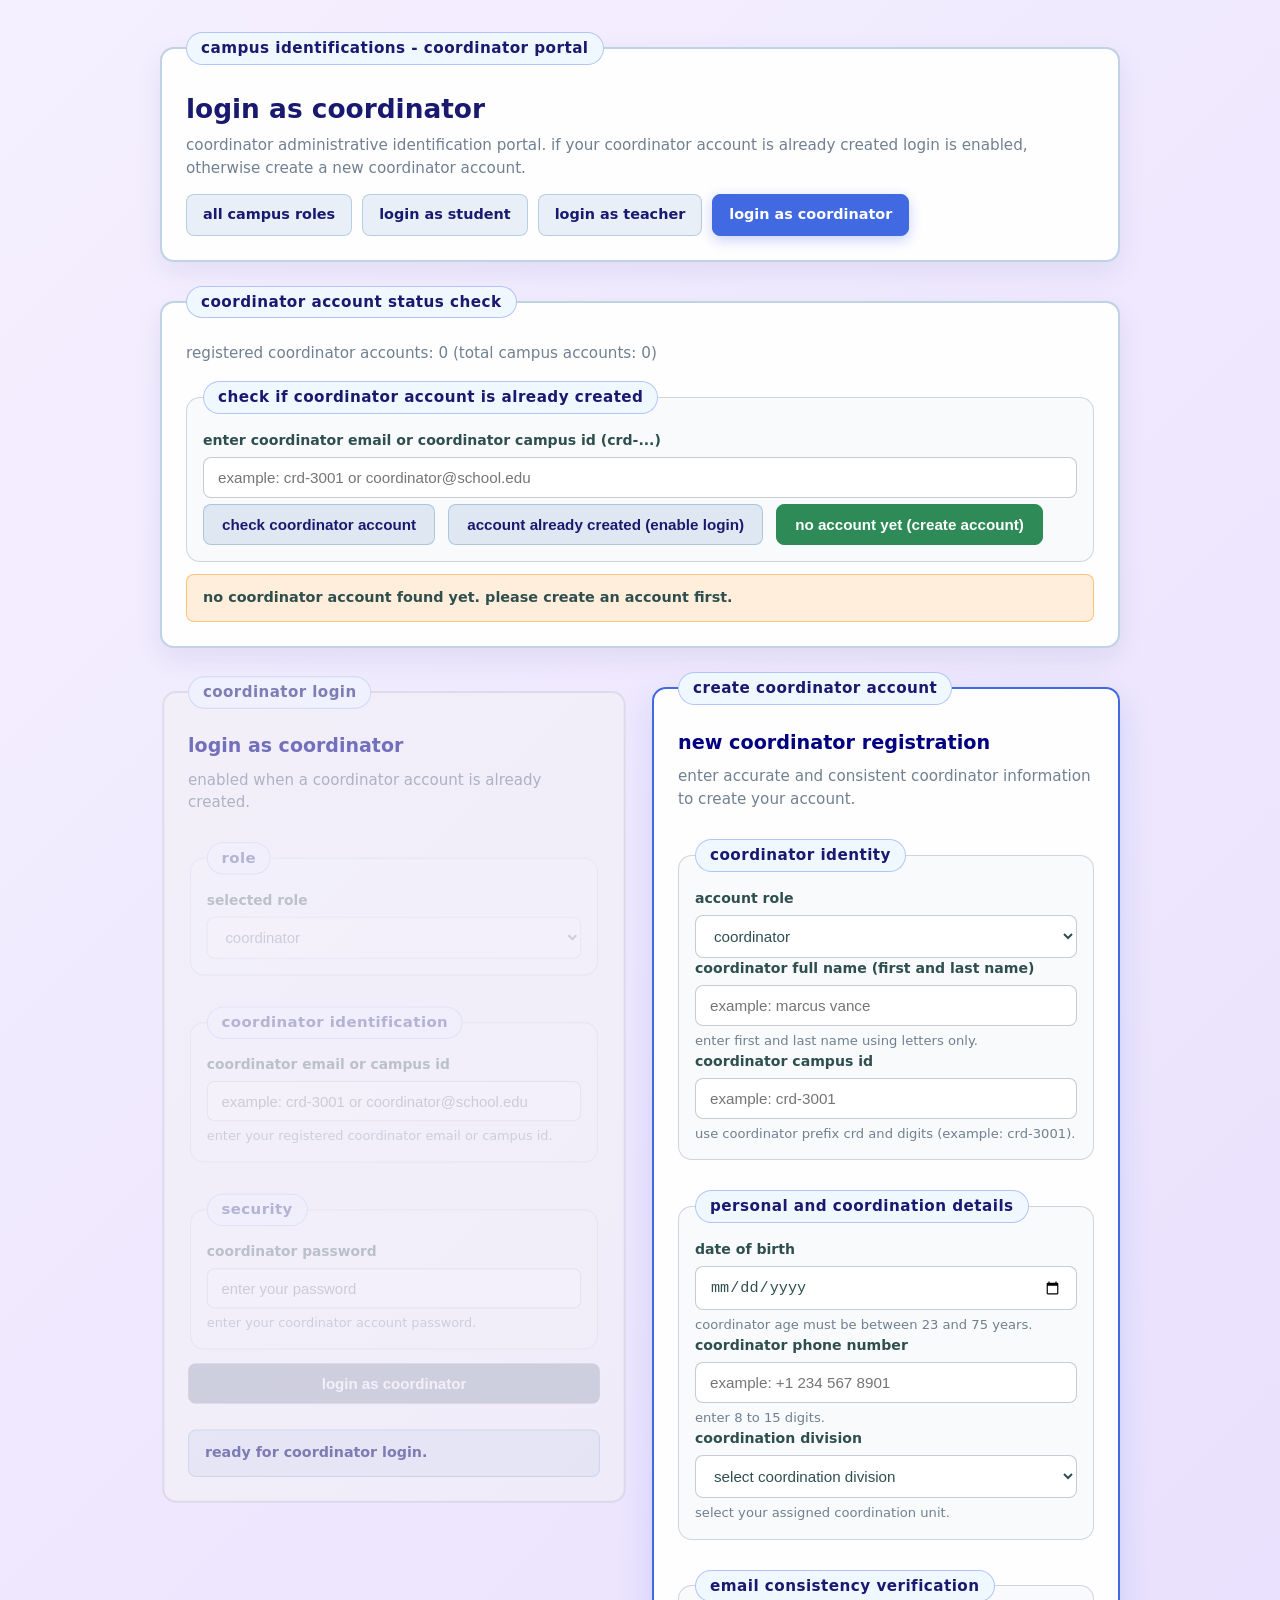
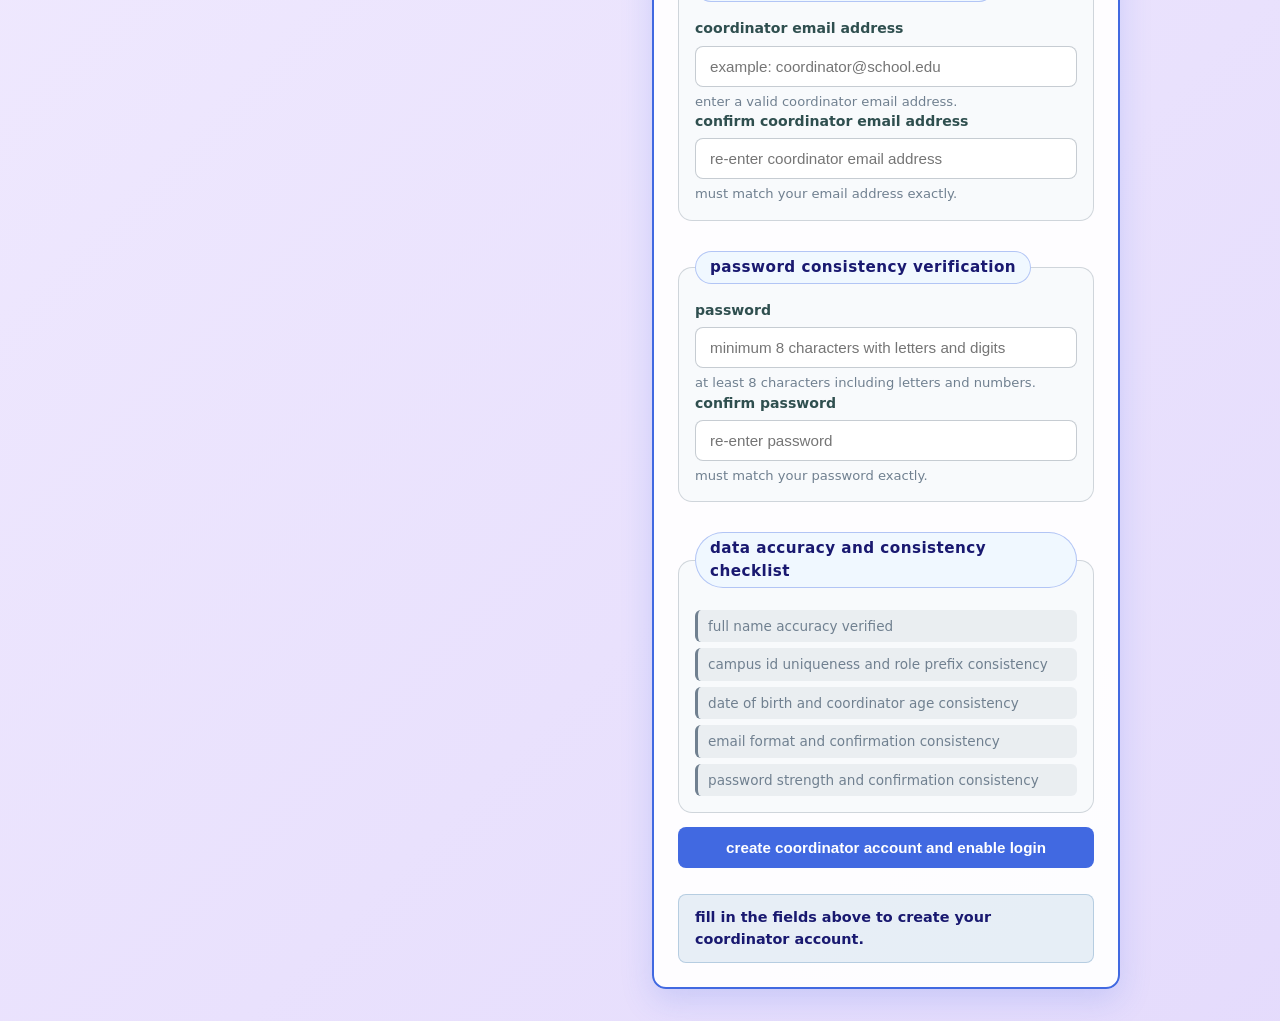
<file: croquis/campus identifications/coordinator.html>
<!doctype html>
<html lang="en">
<head>
    <meta charset="utf-8">
    <meta name="viewport" content="width=device-width, initial-scale=1.0">
    <title>campus identifications - login as coordinator</title>
    <link rel="stylesheet" href="style.css">
</head>
<body data-role="coordinator">
    <main>
        <section>
            <fieldset>
                <legend>campus identifications - coordinator portal</legend>
                <h1>login as coordinator</h1>
                <p>coordinator administrative identification portal. if your coordinator account is already created login is enabled, otherwise create a new coordinator account.</p>
                <nav class="role-nav">
                    <a href="index.html">all campus roles</a>
                    <a href="students.html">login as student</a>
                    <a href="teacher.html">login as teacher</a>
                    <a href="coordinator.html" class="active">login as coordinator</a>
                </nav>
            </fieldset>
        </section>

        <section class="hidden-section" data-element="session-section">
            <fieldset class="active-panel">
                <legend>active coordinator session</legend>
                <h2 data-element="session-summary">authenticated coordinator</h2>
                <p>your coordinator identification account is verified and active.</p>
                <ul class="consistency-list" data-element="session-details"></ul>
                <button type="button" class="secondary-button" data-element="logout-btn">logout from session</button>
            </fieldset>
        </section>

        <section>
            <fieldset>
                <legend>coordinator account status check</legend>
                <p data-element="account-count-text">checking registered coordinator accounts...</p>

                <fieldset class="nested-fieldset">
                    <legend>check if coordinator account is already created</legend>
                    <label for="account-check-input">enter coordinator email or coordinator campus id (crd-...)</label>
                    <input type="text" id="account-check-input" data-element="account-check-input" placeholder="example: crd-3001 or coordinator@school.edu">
                    <button type="button" class="secondary-button" data-element="account-check-btn">check coordinator account</button>
                    <button type="button" class="secondary-button" data-element="mode-login-btn">account already created (enable login)</button>
                    <button type="button" class="secondary-button" data-element="mode-register-btn">no account yet (create account)</button>
                </fieldset>

                <output class="status-banner" data-element="account-status-banner">verifying coordinator account availability...</output>
            </fieldset>
        </section>

        <section class="forms-grid">
            <section>
                <fieldset data-element="login-fieldset">
                    <legend>coordinator login</legend>
                    <h2>login as coordinator</h2>
                    <p>enabled when a coordinator account is already created.</p>
                    <form data-element="login-form" novalidate>
                        <fieldset class="nested-fieldset">
                            <legend>role</legend>
                            <label for="login-role">selected role</label>
                            <select id="login-role" data-element="login-role">
                                <option value="student">student</option>
                                <option value="teacher">teacher</option>
                                <option value="coordinator" selected>coordinator</option>
                            </select>
                        </fieldset>

                        <fieldset class="nested-fieldset">
                            <legend>coordinator identification</legend>
                            <label for="login-identifier">coordinator email or campus id</label>
                            <input type="text" id="login-identifier" data-element="login-identifier" placeholder="example: crd-3001 or coordinator@school.edu" required>
                            <small class="field-feedback" data-element="login-identifier-feedback">enter your registered coordinator email or campus id.</small>
                        </fieldset>

                        <fieldset class="nested-fieldset">
                            <legend>security</legend>
                            <label for="login-password">coordinator password</label>
                            <input type="password" id="login-password" data-element="login-password" placeholder="enter your password" required>
                            <small class="field-feedback" data-element="login-password-feedback">enter your coordinator account password.</small>
                        </fieldset>

                        <button type="submit">login as coordinator</button>
                        <output class="status-banner" data-element="login-banner">ready for coordinator login.</output>
                    </form>
                </fieldset>
            </section>

            <section>
                <fieldset data-element="register-fieldset">
                    <legend>create coordinator account</legend>
                    <h2>new coordinator registration</h2>
                    <p>enter accurate and consistent coordinator information to create your account.</p>
                    <form data-element="register-form" novalidate>
                        <fieldset class="nested-fieldset">
                            <legend>coordinator identity</legend>
                            <label for="reg-role">account role</label>
                            <select id="reg-role" data-element="reg-role">
                                <option value="student">student</option>
                                <option value="teacher">teacher</option>
                                <option value="coordinator" selected>coordinator</option>
                            </select>

                            <label for="reg-name">coordinator full name (first and last name)</label>
                            <input type="text" id="reg-name" data-element="reg-name" placeholder="example: marcus vance" required>
                            <small class="field-feedback" data-element="reg-name-feedback">enter first and last name using letters only.</small>

                            <label for="reg-campus-id">coordinator campus id</label>
                            <input type="text" id="reg-campus-id" data-element="reg-campus-id" placeholder="example: crd-3001" required>
                            <small class="field-feedback" data-element="reg-campus-id-feedback">use coordinator prefix crd and digits (example: crd-3001).</small>
                        </fieldset>

                        <fieldset class="nested-fieldset">
                            <legend>personal and coordination details</legend>
                            <label for="reg-dob">date of birth</label>
                            <input type="date" id="reg-dob" data-element="reg-dob" required>
                            <small class="field-feedback" data-element="reg-dob-feedback">coordinator age must be between 23 and 75 years.</small>

                            <label for="reg-phone">coordinator phone number</label>
                            <input type="tel" id="reg-phone" data-element="reg-phone" placeholder="example: +1 234 567 8901" required>
                            <small class="field-feedback" data-element="reg-phone-feedback">enter 8 to 15 digits.</small>

                            <label for="reg-department" data-element="reg-department-label">coordination division</label>
                            <select id="reg-department" data-element="reg-department" required></select>
                            <small class="field-feedback" data-element="reg-department-feedback">select your assigned coordination unit.</small>
                        </fieldset>

                        <fieldset class="nested-fieldset">
                            <legend>email consistency verification</legend>
                            <label for="reg-email">coordinator email address</label>
                            <input type="email" id="reg-email" data-element="reg-email" placeholder="example: coordinator@school.edu" required>
                            <small class="field-feedback" data-element="reg-email-feedback">enter a valid coordinator email address.</small>

                            <label for="reg-confirm-email">confirm coordinator email address</label>
                            <input type="email" id="reg-confirm-email" data-element="reg-confirm-email" placeholder="re-enter coordinator email address" required>
                            <small class="field-feedback" data-element="reg-confirm-email-feedback">must match your email address exactly.</small>
                        </fieldset>

                        <fieldset class="nested-fieldset">
                            <legend>password consistency verification</legend>
                            <label for="reg-password">password</label>
                            <input type="password" id="reg-password" data-element="reg-password" placeholder="minimum 8 characters with letters and digits" required>
                            <small class="field-feedback" data-element="reg-password-feedback">at least 8 characters including letters and numbers.</small>

                            <label for="reg-confirm-password">confirm password</label>
                            <input type="password" id="reg-confirm-password" data-element="reg-confirm-password" placeholder="re-enter password" required>
                            <small class="field-feedback" data-element="reg-confirm-password-feedback">must match your password exactly.</small>
                        </fieldset>

                        <fieldset class="nested-fieldset">
                            <legend>data accuracy and consistency checklist</legend>
                            <ul class="consistency-list">
                                <li data-rule="name">full name accuracy verified</li>
                                <li data-rule="campus-id">campus id uniqueness and role prefix consistency</li>
                                <li data-rule="age">date of birth and coordinator age consistency</li>
                                <li data-rule="email">email format and confirmation consistency</li>
                                <li data-rule="password">password strength and confirmation consistency</li>
                            </ul>
                        </fieldset>

                        <button type="submit">create coordinator account and enable login</button>
                        <output class="status-banner" data-element="register-banner">fill in the fields above to create your coordinator account.</output>
                    </form>
                </fieldset>
            </section>
        </section>
    </main>
    <script src="script.js"></script>
</body>
</html>
</file>
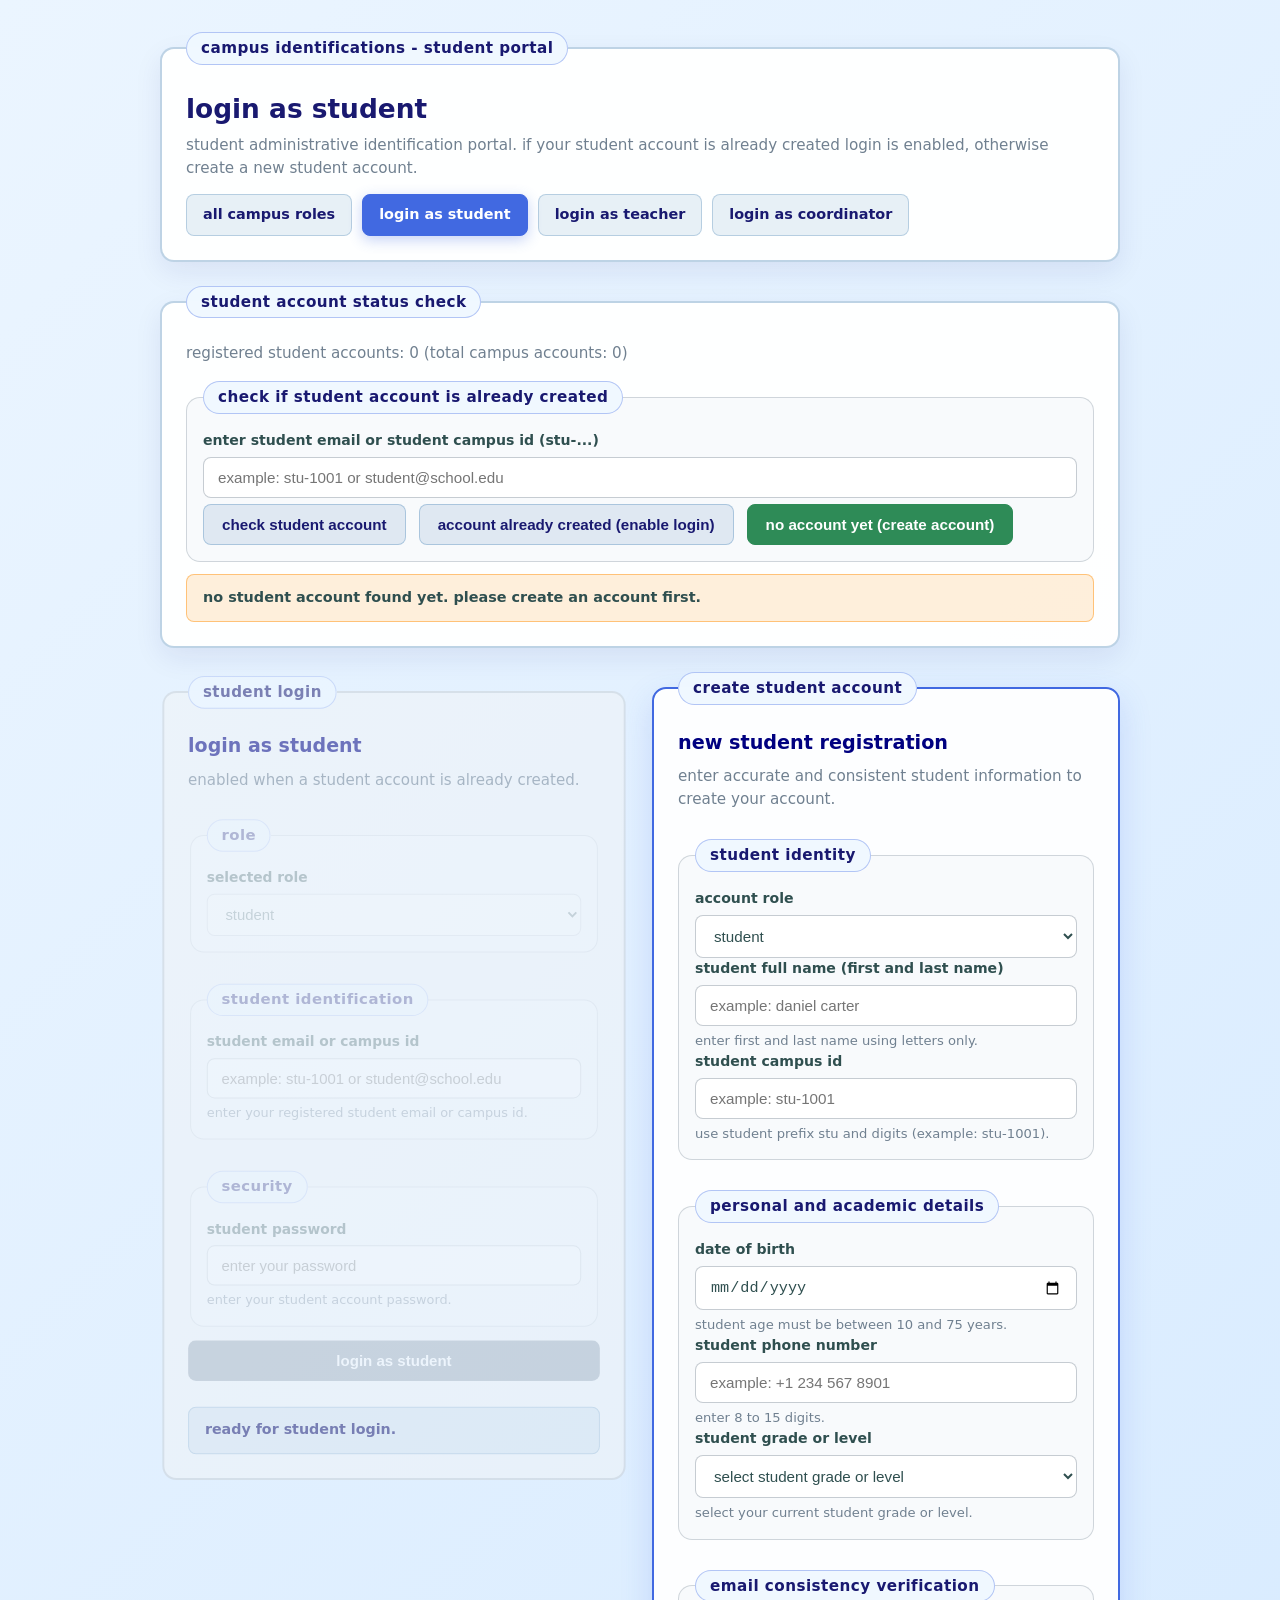
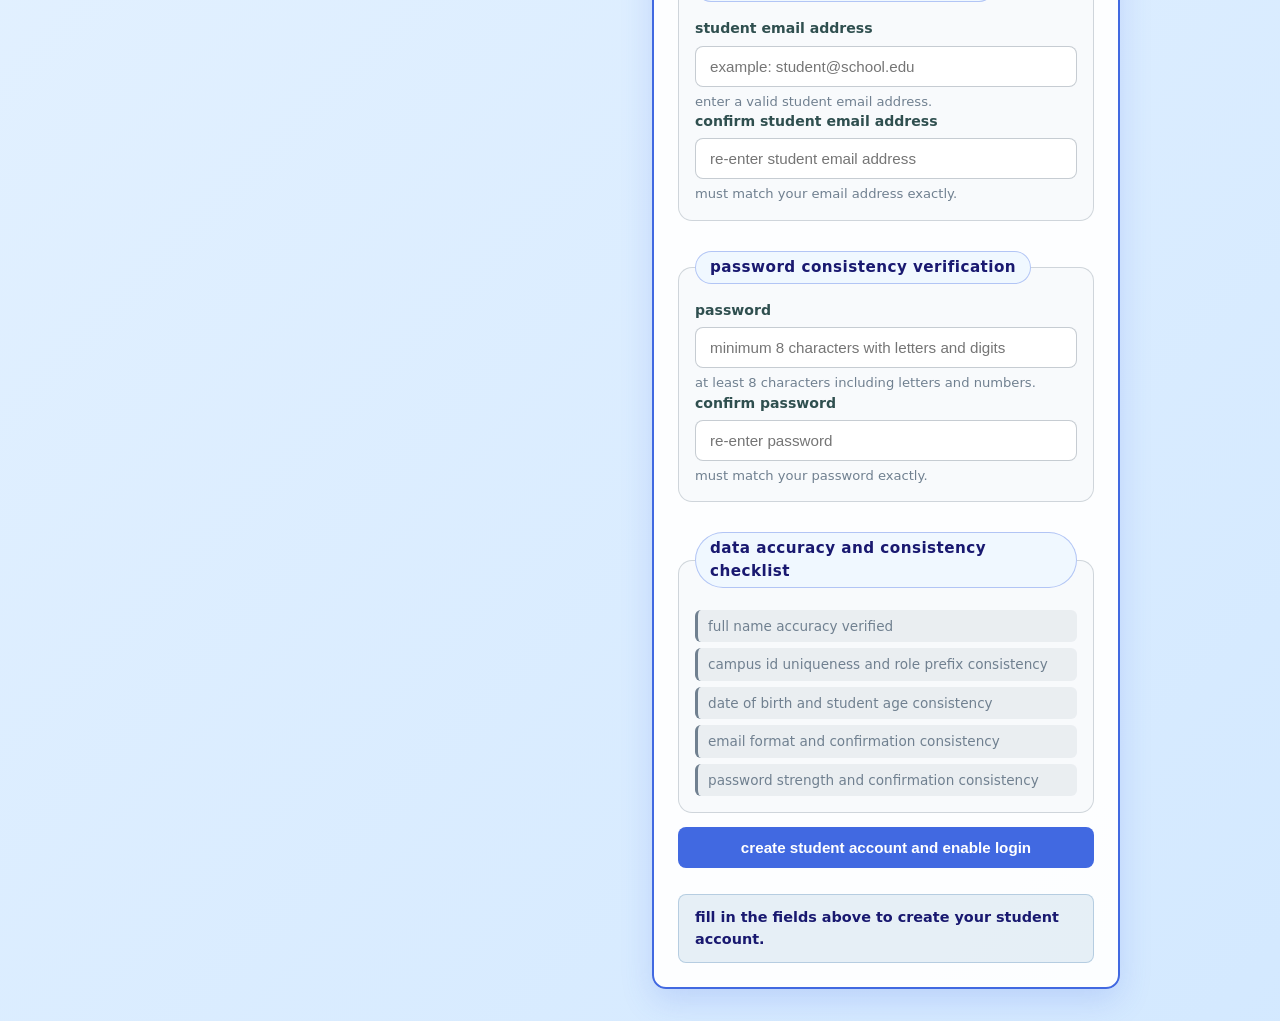
<file: croquis/campus identifications/students.html>
<!doctype html>
<html lang="en">
<head>
    <meta charset="utf-8">
    <meta name="viewport" content="width=device-width, initial-scale=1.0">
    <title>campus identifications - login as student</title>
    <link rel="stylesheet" href="style.css">
</head>
<body data-role="student">
    <main>
        <section>
            <fieldset>
                <legend>campus identifications - student portal</legend>
                <h1>login as student</h1>
                <p>student administrative identification portal. if your student account is already created login is enabled, otherwise create a new student account.</p>
                <nav class="role-nav">
                    <a href="index.html">all campus roles</a>
                    <a href="students.html" class="active">login as student</a>
                    <a href="teacher.html">login as teacher</a>
                    <a href="coordinator.html">login as coordinator</a>
                </nav>
            </fieldset>
        </section>

        <section class="hidden-section" data-element="session-section">
            <fieldset class="active-panel">
                <legend>active student session</legend>
                <h2 data-element="session-summary">authenticated student</h2>
                <p>your student identification account is verified and active.</p>
                <ul class="consistency-list" data-element="session-details"></ul>
                <button type="button" class="secondary-button" data-element="logout-btn">logout from session</button>
            </fieldset>
        </section>

        <section>
            <fieldset>
                <legend>student account status check</legend>
                <p data-element="account-count-text">checking registered student accounts...</p>

                <fieldset class="nested-fieldset">
                    <legend>check if student account is already created</legend>
                    <label for="account-check-input">enter student email or student campus id (stu-...)</label>
                    <input type="text" id="account-check-input" data-element="account-check-input" placeholder="example: stu-1001 or student@school.edu">
                    <button type="button" class="secondary-button" data-element="account-check-btn">check student account</button>
                    <button type="button" class="secondary-button" data-element="mode-login-btn">account already created (enable login)</button>
                    <button type="button" class="secondary-button" data-element="mode-register-btn">no account yet (create account)</button>
                </fieldset>

                <output class="status-banner" data-element="account-status-banner">verifying student account availability...</output>
            </fieldset>
        </section>

        <section class="forms-grid">
            <section>
                <fieldset data-element="login-fieldset">
                    <legend>student login</legend>
                    <h2>login as student</h2>
                    <p>enabled when a student account is already created.</p>
                    <form data-element="login-form" novalidate>
                        <fieldset class="nested-fieldset">
                            <legend>role</legend>
                            <label for="login-role">selected role</label>
                            <select id="login-role" data-element="login-role">
                                <option value="student" selected>student</option>
                                <option value="teacher">teacher</option>
                                <option value="coordinator">coordinator</option>
                            </select>
                        </fieldset>

                        <fieldset class="nested-fieldset">
                            <legend>student identification</legend>
                            <label for="login-identifier">student email or campus id</label>
                            <input type="text" id="login-identifier" data-element="login-identifier" placeholder="example: stu-1001 or student@school.edu" required>
                            <small class="field-feedback" data-element="login-identifier-feedback">enter your registered student email or campus id.</small>
                        </fieldset>

                        <fieldset class="nested-fieldset">
                            <legend>security</legend>
                            <label for="login-password">student password</label>
                            <input type="password" id="login-password" data-element="login-password" placeholder="enter your password" required>
                            <small class="field-feedback" data-element="login-password-feedback">enter your student account password.</small>
                        </fieldset>

                        <button type="submit">login as student</button>
                        <output class="status-banner" data-element="login-banner">ready for student login.</output>
                    </form>
                </fieldset>
            </section>

            <section>
                <fieldset data-element="register-fieldset">
                    <legend>create student account</legend>
                    <h2>new student registration</h2>
                    <p>enter accurate and consistent student information to create your account.</p>
                    <form data-element="register-form" novalidate>
                        <fieldset class="nested-fieldset">
                            <legend>student identity</legend>
                            <label for="reg-role">account role</label>
                            <select id="reg-role" data-element="reg-role">
                                <option value="student" selected>student</option>
                                <option value="teacher">teacher</option>
                                <option value="coordinator">coordinator</option>
                            </select>

                            <label for="reg-name">student full name (first and last name)</label>
                            <input type="text" id="reg-name" data-element="reg-name" placeholder="example: daniel carter" required>
                            <small class="field-feedback" data-element="reg-name-feedback">enter first and last name using letters only.</small>

                            <label for="reg-campus-id">student campus id</label>
                            <input type="text" id="reg-campus-id" data-element="reg-campus-id" placeholder="example: stu-1001" required>
                            <small class="field-feedback" data-element="reg-campus-id-feedback">use student prefix stu and digits (example: stu-1001).</small>
                        </fieldset>

                        <fieldset class="nested-fieldset">
                            <legend>personal and academic details</legend>
                            <label for="reg-dob">date of birth</label>
                            <input type="date" id="reg-dob" data-element="reg-dob" required>
                            <small class="field-feedback" data-element="reg-dob-feedback">student age must be between 10 and 75 years.</small>

                            <label for="reg-phone">student phone number</label>
                            <input type="tel" id="reg-phone" data-element="reg-phone" placeholder="example: +1 234 567 8901" required>
                            <small class="field-feedback" data-element="reg-phone-feedback">enter 8 to 15 digits.</small>

                            <label for="reg-department" data-element="reg-department-label">student grade or level</label>
                            <select id="reg-department" data-element="reg-department" required></select>
                            <small class="field-feedback" data-element="reg-department-feedback">select your current student grade or level.</small>
                        </fieldset>

                        <fieldset class="nested-fieldset">
                            <legend>email consistency verification</legend>
                            <label for="reg-email">student email address</label>
                            <input type="email" id="reg-email" data-element="reg-email" placeholder="example: student@school.edu" required>
                            <small class="field-feedback" data-element="reg-email-feedback">enter a valid student email address.</small>

                            <label for="reg-confirm-email">confirm student email address</label>
                            <input type="email" id="reg-confirm-email" data-element="reg-confirm-email" placeholder="re-enter student email address" required>
                            <small class="field-feedback" data-element="reg-confirm-email-feedback">must match your email address exactly.</small>
                        </fieldset>

                        <fieldset class="nested-fieldset">
                            <legend>password consistency verification</legend>
                            <label for="reg-password">password</label>
                            <input type="password" id="reg-password" data-element="reg-password" placeholder="minimum 8 characters with letters and digits" required>
                            <small class="field-feedback" data-element="reg-password-feedback">at least 8 characters including letters and numbers.</small>

                            <label for="reg-confirm-password">confirm password</label>
                            <input type="password" id="reg-confirm-password" data-element="reg-confirm-password" placeholder="re-enter password" required>
                            <small class="field-feedback" data-element="reg-confirm-password-feedback">must match your password exactly.</small>
                        </fieldset>

                        <fieldset class="nested-fieldset">
                            <legend>data accuracy and consistency checklist</legend>
                            <ul class="consistency-list">
                                <li data-rule="name">full name accuracy verified</li>
                                <li data-rule="campus-id">campus id uniqueness and role prefix consistency</li>
                                <li data-rule="age">date of birth and student age consistency</li>
                                <li data-rule="email">email format and confirmation consistency</li>
                                <li data-rule="password">password strength and confirmation consistency</li>
                            </ul>
                        </fieldset>

                        <button type="submit">create student account and enable login</button>
                        <output class="status-banner" data-element="register-banner">fill in the fields above to create your student account.</output>
                    </form>
                </fieldset>
            </section>
        </section>
    </main>
    <script src="script.js"></script>
</body>
</html>
</file>
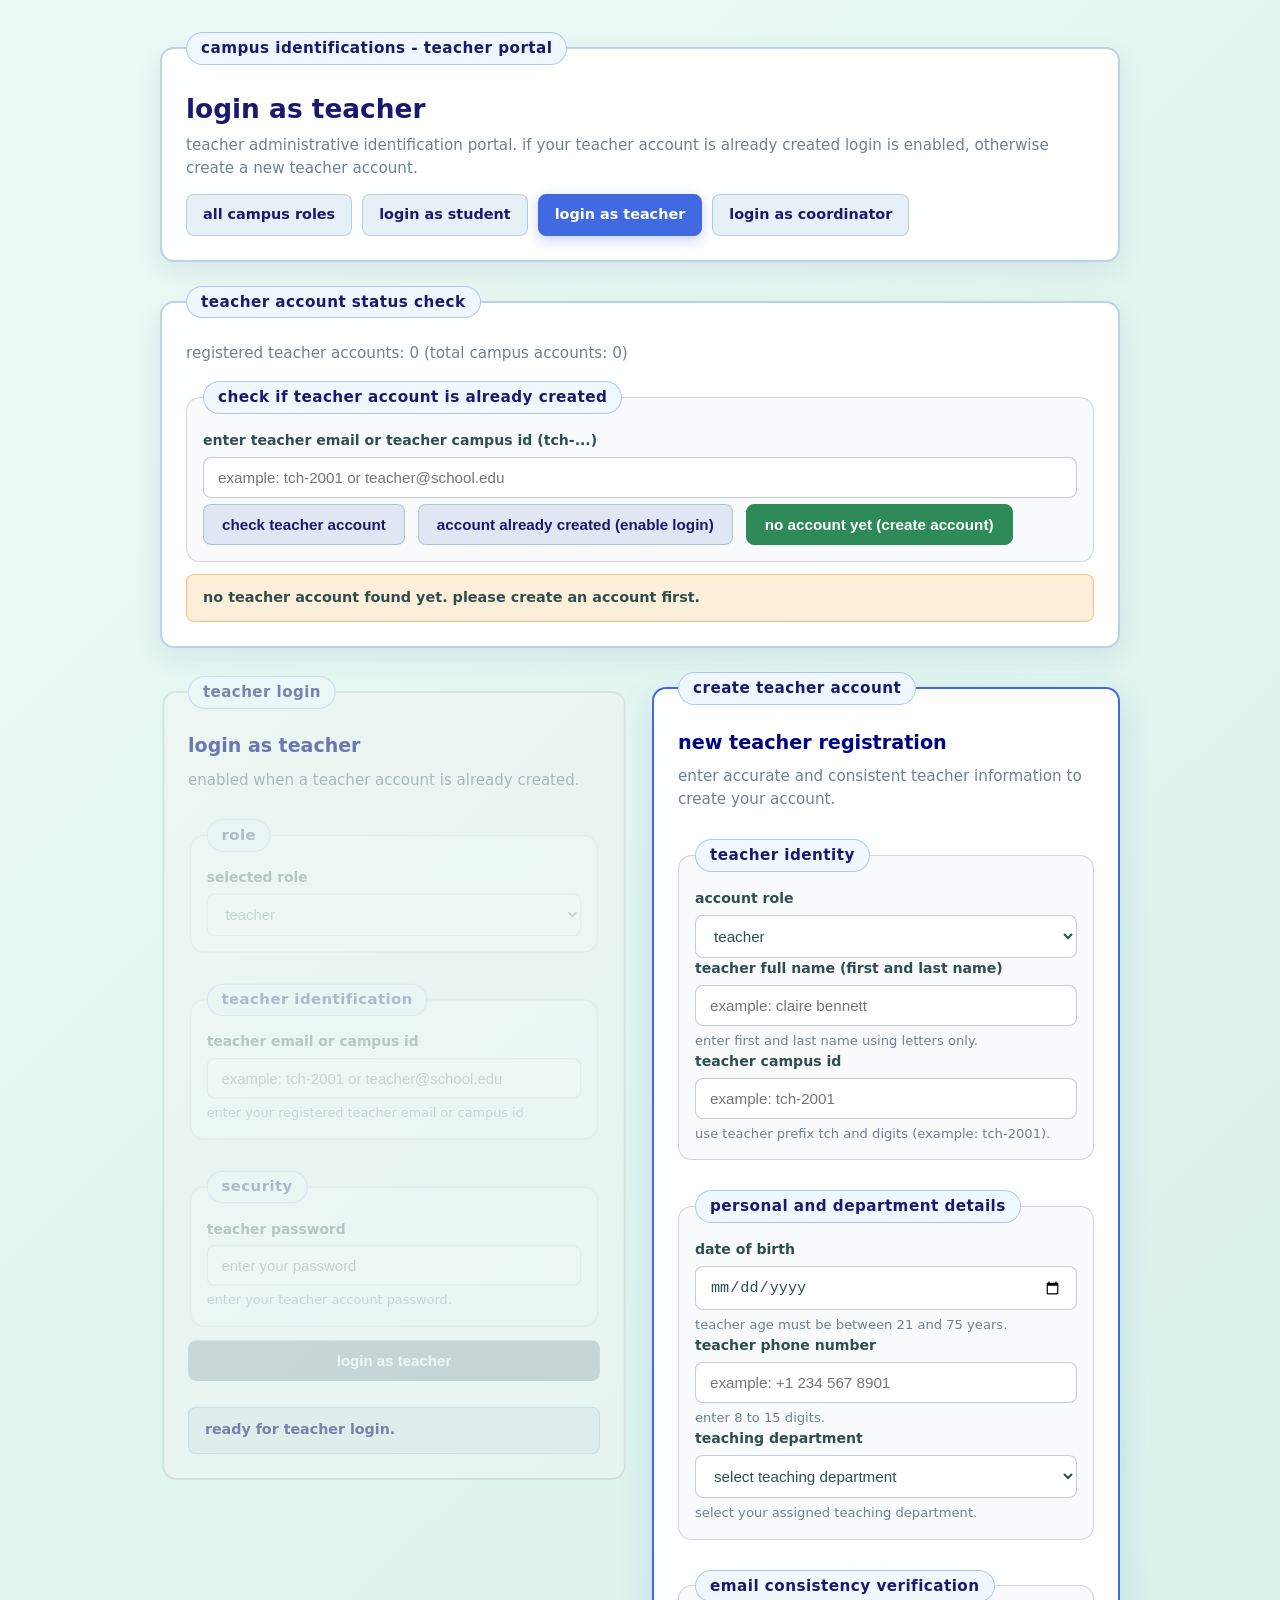
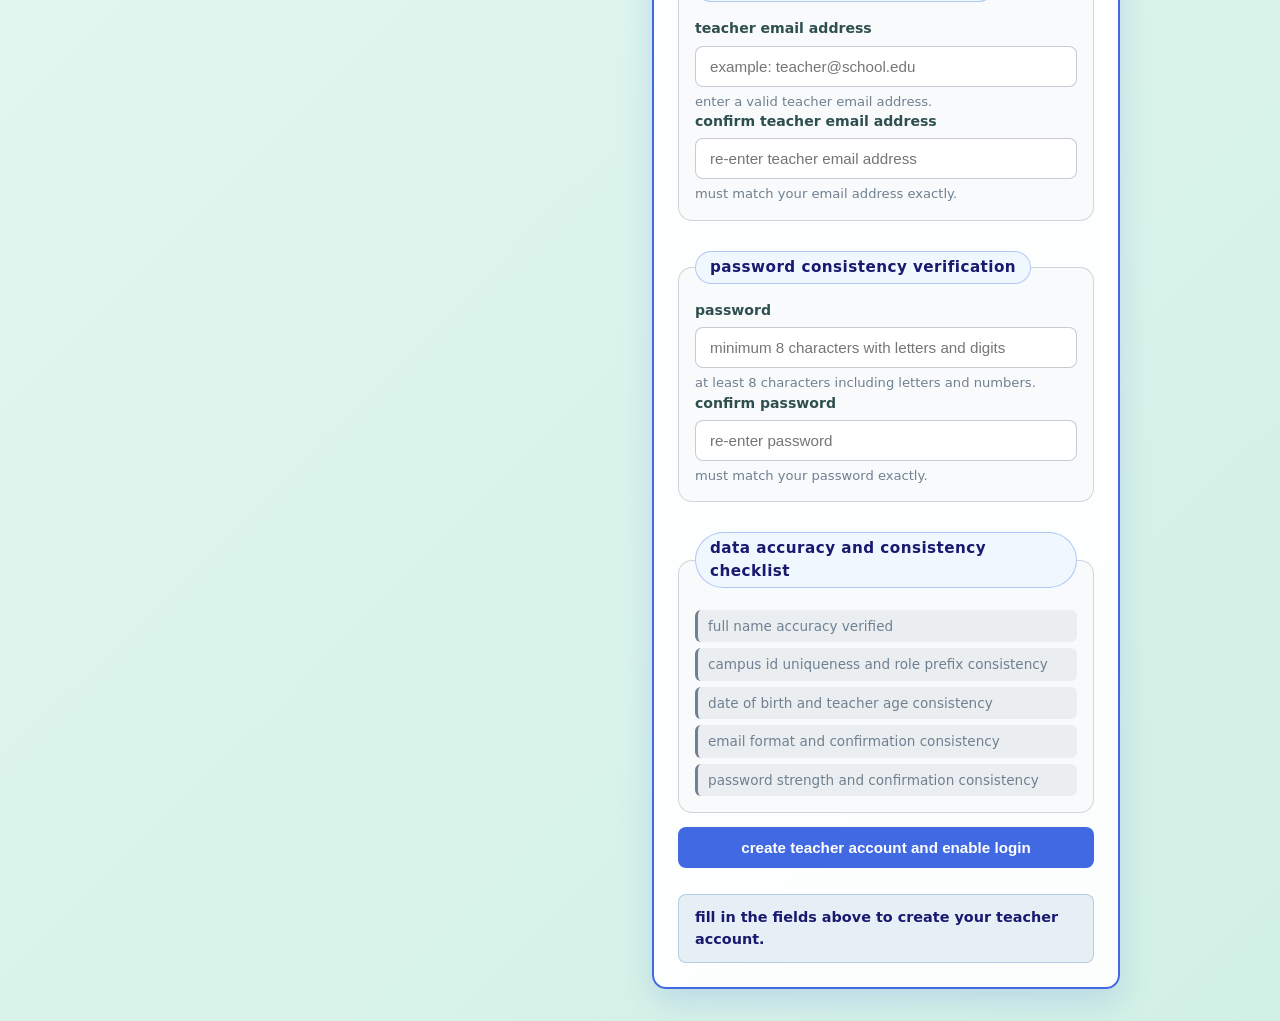
<file: croquis/campus identifications/teacher.html>
<!doctype html>
<html lang="en">
<head>
    <meta charset="utf-8">
    <meta name="viewport" content="width=device-width, initial-scale=1.0">
    <title>campus identifications - login as teacher</title>
    <link rel="stylesheet" href="style.css">
</head>
<body data-role="teacher">
    <main>
        <section>
            <fieldset>
                <legend>campus identifications - teacher portal</legend>
                <h1>login as teacher</h1>
                <p>teacher administrative identification portal. if your teacher account is already created login is enabled, otherwise create a new teacher account.</p>
                <nav class="role-nav">
                    <a href="index.html">all campus roles</a>
                    <a href="students.html">login as student</a>
                    <a href="teacher.html" class="active">login as teacher</a>
                    <a href="coordinator.html">login as coordinator</a>
                </nav>
            </fieldset>
        </section>

        <section class="hidden-section" data-element="session-section">
            <fieldset class="active-panel">
                <legend>active teacher session</legend>
                <h2 data-element="session-summary">authenticated teacher</h2>
                <p>your teacher identification account is verified and active.</p>
                <ul class="consistency-list" data-element="session-details"></ul>
                <button type="button" class="secondary-button" data-element="logout-btn">logout from session</button>
            </fieldset>
        </section>

        <section>
            <fieldset>
                <legend>teacher account status check</legend>
                <p data-element="account-count-text">checking registered teacher accounts...</p>

                <fieldset class="nested-fieldset">
                    <legend>check if teacher account is already created</legend>
                    <label for="account-check-input">enter teacher email or teacher campus id (tch-...)</label>
                    <input type="text" id="account-check-input" data-element="account-check-input" placeholder="example: tch-2001 or teacher@school.edu">
                    <button type="button" class="secondary-button" data-element="account-check-btn">check teacher account</button>
                    <button type="button" class="secondary-button" data-element="mode-login-btn">account already created (enable login)</button>
                    <button type="button" class="secondary-button" data-element="mode-register-btn">no account yet (create account)</button>
                </fieldset>

                <output class="status-banner" data-element="account-status-banner">verifying teacher account availability...</output>
            </fieldset>
        </section>

        <section class="forms-grid">
            <section>
                <fieldset data-element="login-fieldset">
                    <legend>teacher login</legend>
                    <h2>login as teacher</h2>
                    <p>enabled when a teacher account is already created.</p>
                    <form data-element="login-form" novalidate>
                        <fieldset class="nested-fieldset">
                            <legend>role</legend>
                            <label for="login-role">selected role</label>
                            <select id="login-role" data-element="login-role">
                                <option value="student">student</option>
                                <option value="teacher" selected>teacher</option>
                                <option value="coordinator">coordinator</option>
                            </select>
                        </fieldset>

                        <fieldset class="nested-fieldset">
                            <legend>teacher identification</legend>
                            <label for="login-identifier">teacher email or campus id</label>
                            <input type="text" id="login-identifier" data-element="login-identifier" placeholder="example: tch-2001 or teacher@school.edu" required>
                            <small class="field-feedback" data-element="login-identifier-feedback">enter your registered teacher email or campus id.</small>
                        </fieldset>

                        <fieldset class="nested-fieldset">
                            <legend>security</legend>
                            <label for="login-password">teacher password</label>
                            <input type="password" id="login-password" data-element="login-password" placeholder="enter your password" required>
                            <small class="field-feedback" data-element="login-password-feedback">enter your teacher account password.</small>
                        </fieldset>

                        <button type="submit">login as teacher</button>
                        <output class="status-banner" data-element="login-banner">ready for teacher login.</output>
                    </form>
                </fieldset>
            </section>

            <section>
                <fieldset data-element="register-fieldset">
                    <legend>create teacher account</legend>
                    <h2>new teacher registration</h2>
                    <p>enter accurate and consistent teacher information to create your account.</p>
                    <form data-element="register-form" novalidate>
                        <fieldset class="nested-fieldset">
                            <legend>teacher identity</legend>
                            <label for="reg-role">account role</label>
                            <select id="reg-role" data-element="reg-role">
                                <option value="student">student</option>
                                <option value="teacher" selected>teacher</option>
                                <option value="coordinator">coordinator</option>
                            </select>

                            <label for="reg-name">teacher full name (first and last name)</label>
                            <input type="text" id="reg-name" data-element="reg-name" placeholder="example: claire bennett" required>
                            <small class="field-feedback" data-element="reg-name-feedback">enter first and last name using letters only.</small>

                            <label for="reg-campus-id">teacher campus id</label>
                            <input type="text" id="reg-campus-id" data-element="reg-campus-id" placeholder="example: tch-2001" required>
                            <small class="field-feedback" data-element="reg-campus-id-feedback">use teacher prefix tch and digits (example: tch-2001).</small>
                        </fieldset>

                        <fieldset class="nested-fieldset">
                            <legend>personal and department details</legend>
                            <label for="reg-dob">date of birth</label>
                            <input type="date" id="reg-dob" data-element="reg-dob" required>
                            <small class="field-feedback" data-element="reg-dob-feedback">teacher age must be between 21 and 75 years.</small>

                            <label for="reg-phone">teacher phone number</label>
                            <input type="tel" id="reg-phone" data-element="reg-phone" placeholder="example: +1 234 567 8901" required>
                            <small class="field-feedback" data-element="reg-phone-feedback">enter 8 to 15 digits.</small>

                            <label for="reg-department" data-element="reg-department-label">teaching department</label>
                            <select id="reg-department" data-element="reg-department" required></select>
                            <small class="field-feedback" data-element="reg-department-feedback">select your assigned teaching department.</small>
                        </fieldset>

                        <fieldset class="nested-fieldset">
                            <legend>email consistency verification</legend>
                            <label for="reg-email">teacher email address</label>
                            <input type="email" id="reg-email" data-element="reg-email" placeholder="example: teacher@school.edu" required>
                            <small class="field-feedback" data-element="reg-email-feedback">enter a valid teacher email address.</small>

                            <label for="reg-confirm-email">confirm teacher email address</label>
                            <input type="email" id="reg-confirm-email" data-element="reg-confirm-email" placeholder="re-enter teacher email address" required>
                            <small class="field-feedback" data-element="reg-confirm-email-feedback">must match your email address exactly.</small>
                        </fieldset>

                        <fieldset class="nested-fieldset">
                            <legend>password consistency verification</legend>
                            <label for="reg-password">password</label>
                            <input type="password" id="reg-password" data-element="reg-password" placeholder="minimum 8 characters with letters and digits" required>
                            <small class="field-feedback" data-element="reg-password-feedback">at least 8 characters including letters and numbers.</small>

                            <label for="reg-confirm-password">confirm password</label>
                            <input type="password" id="reg-confirm-password" data-element="reg-confirm-password" placeholder="re-enter password" required>
                            <small class="field-feedback" data-element="reg-confirm-password-feedback">must match your password exactly.</small>
                        </fieldset>

                        <fieldset class="nested-fieldset">
                            <legend>data accuracy and consistency checklist</legend>
                            <ul class="consistency-list">
                                <li data-rule="name">full name accuracy verified</li>
                                <li data-rule="campus-id">campus id uniqueness and role prefix consistency</li>
                                <li data-rule="age">date of birth and teacher age consistency</li>
                                <li data-rule="email">email format and confirmation consistency</li>
                                <li data-rule="password">password strength and confirmation consistency</li>
                            </ul>
                        </fieldset>

                        <button type="submit">create teacher account and enable login</button>
                        <output class="status-banner" data-element="register-banner">fill in the fields above to create your teacher account.</output>
                    </form>
                </fieldset>
            </section>
        </section>
    </main>
    <script src="script.js"></script>
</body>
</html>
</file>
<file: croquis/campus identifications/style.css>
* {
    box-sizing: border-box;
    margin: 0;
    padding: 0;
    text-transform: lowercase;
}

body {
    font-family: system-ui, -apple-system, sans-serif;
    background-color: aliceblue;
    background-image: linear-gradient(135deg, rgba(240, 248, 255, 1), rgba(225, 238, 255, 0.9));
    color: darkslategray;
    min-height: 100vh;
    padding: 32px 16px;
    line-height: 1.5;
    transition: background-color 0.4s ease, color 0.3s ease;
}

body[data-role="student"] {
    background-image: linear-gradient(135deg, rgba(235, 245, 255, 1), rgba(210, 232, 255, 0.95));
}

body[data-role="teacher"] {
    background-image: linear-gradient(135deg, rgba(236, 250, 245, 1), rgba(208, 240, 228, 0.95));
}

body[data-role="coordinator"] {
    background-image: linear-gradient(135deg, rgba(245, 240, 255, 1), rgba(228, 218, 252, 0.95));
}

main {
    max-width: 960px;
    margin: 0 auto;
    display: grid;
    grid-template-columns: 1fr;
    gap: 24px;
    transition: all 0.35s ease;
}

section {
    width: 100%;
    transition: opacity 0.35s ease, transform 0.35s ease;
}

section.hidden-section {
    display: none;
    opacity: 0;
    transform: translateY(8px);
}

fieldset {
    border: 2px solid rgba(70, 130, 180, 0.35);
    border-radius: 14px;
    background-color: rgba(255, 255, 255, 0.94);
    padding: 24px;
    box-shadow: 0 10px 28px rgba(25, 25, 112, 0.08);
    transition: border-color 0.3s ease, box-shadow 0.3s ease, background-color 0.3s ease, opacity 0.3s ease, transform 0.25s ease;
}

fieldset:hover {
    border-color: rgba(65, 105, 225, 0.55);
    box-shadow: 0 14px 34px rgba(25, 25, 112, 0.12);
}

fieldset:disabled {
    opacity: 0.52;
    background-color: rgba(245, 245, 245, 0.85);
    border-color: rgba(112, 128, 144, 0.3);
    box-shadow: none;
    transform: scale(0.99);
}

fieldset.nested-fieldset {
    margin-top: 16px;
    padding: 16px;
    border-width: 1px;
    border-color: rgba(112, 128, 144, 0.3);
    background-color: rgba(248, 250, 252, 0.9);
    box-shadow: none;
}

fieldset.nested-fieldset:hover {
    border-color: rgba(65, 105, 225, 0.5);
}

fieldset.active-panel {
    border-color: royalblue;
    box-shadow: 0 12px 32px rgba(65, 105, 225, 0.18);
}

legend {
    padding: 4px 14px;
    font-weight: 700;
    font-size: 0.95rem;
    color: midnightblue;
    background-color: rgba(240, 248, 255, 0.95);
    border: 1px solid rgba(65, 105, 225, 0.35);
    border-radius: 999px;
    letter-spacing: 0.03em;
    transition: background-color 0.3s ease, color 0.3s ease, border-color 0.3s ease;
}

h1 {
    font-size: 1.65rem;
    color: midnightblue;
    margin-bottom: 6px;
    font-weight: 700;
}

h2 {
    font-size: 1.2rem;
    color: navy;
    margin-bottom: 8px;
    font-weight: 600;
}

p {
    color: slategray;
    font-size: 0.95rem;
    margin-bottom: 12px;
}

nav.role-nav {
    display: flex;
    flex-wrap: wrap;
    gap: 10px;
    margin-top: 14px;
}

nav.role-nav a {
    text-decoration: none;
    color: midnightblue;
    background-color: rgba(70, 130, 180, 0.12);
    border: 1px solid rgba(70, 130, 180, 0.3);
    padding: 9px 16px;
    border-radius: 8px;
    font-size: 0.9rem;
    font-weight: 600;
    transition: background-color 0.25s ease, color 0.25s ease, transform 0.2s ease, box-shadow 0.25s ease;
}

nav.role-nav a:hover {
    background-color: rgba(65, 105, 225, 0.2);
    transform: translateY(-2px);
    box-shadow: 0 4px 12px rgba(65, 105, 225, 0.15);
}

nav.role-nav a.active {
    background-color: royalblue;
    color: white;
    border-color: royalblue;
    box-shadow: 0 4px 14px rgba(65, 105, 225, 0.3);
}

form {
    display: grid;
    grid-template-columns: 1fr;
    gap: 14px;
    margin-top: 8px;
}

label {
    display: block;
    font-weight: 600;
    font-size: 0.88rem;
    color: darkslategray;
    margin-bottom: 6px;
    transition: color 0.25s ease;
}

input,
select {
    width: 100%;
    padding: 11px 14px;
    font-size: 0.95rem;
    color: darkslategray;
    background-color: white;
    border: 1.5px solid rgba(112, 128, 144, 0.4);
    border-radius: 8px;
    outline: none;
    transition: border-color 0.25s ease, box-shadow 0.25s ease, background-color 0.25s ease;
}

input:focus,
select:focus {
    border-color: royalblue;
    box-shadow: 0 0 0 3px rgba(65, 105, 225, 0.18);
    background-color: rgba(255, 255, 255, 1);
}

input.input-valid,
select.input-valid {
    border-color: seagreen;
    background-color: rgba(46, 139, 87, 0.04);
}

input.input-invalid,
select.input-invalid {
    border-color: crimson;
    background-color: rgba(220, 20, 60, 0.04);
}

button {
    cursor: pointer;
    padding: 11px 18px;
    font-size: 0.95rem;
    font-weight: 600;
    border-radius: 8px;
    border: 1px solid transparent;
    background-color: royalblue;
    color: white;
    transition: background-color 0.25s ease, transform 0.2s ease, box-shadow 0.25s ease, opacity 0.25s ease;
}

button:hover:not(:disabled) {
    background-color: midnightblue;
    transform: translateY(-1px);
    box-shadow: 0 6px 16px rgba(25, 25, 112, 0.22);
}

button:active:not(:disabled) {
    transform: translateY(0);
}

button:disabled {
    cursor: not-allowed;
    opacity: 0.5;
    background-color: slategray;
}

button.secondary-button {
    background-color: rgba(70, 130, 180, 0.14);
    color: midnightblue;
    border-color: rgba(70, 130, 180, 0.35);
    margin-right: 8px;
    margin-top: 6px;
}

button.secondary-button:hover:not(:disabled) {
    background-color: rgba(65, 105, 225, 0.24);
    color: midnightblue;
    box-shadow: 0 4px 10px rgba(65, 105, 225, 0.15);
}

button.secondary-button.active-mode {
    background-color: seagreen;
    color: white;
    border-color: seagreen;
}

small.field-feedback {
    display: block;
    margin-top: 5px;
    font-size: 0.82rem;
    color: slategray;
    min-height: 1.2em;
    transition: color 0.25s ease;
}

small.field-feedback.feedback-valid {
    color: seagreen;
    font-weight: 600;
}

small.field-feedback.feedback-invalid {
    color: crimson;
    font-weight: 600;
}

output.status-banner {
    display: block;
    margin-top: 12px;
    padding: 12px 16px;
    border-radius: 8px;
    font-size: 0.9rem;
    font-weight: 600;
    background-color: rgba(70, 130, 180, 0.12);
    color: midnightblue;
    border: 1px solid rgba(70, 130, 180, 0.3);
    transition: background-color 0.3s ease, color 0.3s ease, border-color 0.3s ease;
}

output.status-banner.status-success {
    background-color: rgba(46, 139, 87, 0.14);
    color: seagreen;
    border-color: rgba(46, 139, 87, 0.4);
}

output.status-banner.status-error {
    background-color: rgba(220, 20, 60, 0.12);
    color: crimson;
    border-color: rgba(220, 20, 60, 0.38);
}

output.status-banner.status-warning {
    background-color: rgba(255, 140, 0, 0.14);
    color: darkslategray;
    border-color: rgba(255, 140, 0, 0.45);
}

ul.consistency-list {
    list-style: none;
    display: grid;
    grid-template-columns: 1fr;
    gap: 6px;
    margin-top: 6px;
}

ul.consistency-list li {
    font-size: 0.85rem;
    padding: 6px 10px;
    border-radius: 6px;
    background-color: rgba(112, 128, 144, 0.1);
    color: slategray;
    border-left: 3px solid slategray;
    transition: background-color 0.25s ease, color 0.25s ease, border-color 0.25s ease;
}

ul.consistency-list li.rule-ok {
    background-color: rgba(46, 139, 87, 0.12);
    color: seagreen;
    border-left-color: seagreen;
    font-weight: 600;
}

ul.consistency-list li.rule-fail {
    background-color: rgba(220, 20, 60, 0.1);
    color: crimson;
    border-left-color: crimson;
}

section.forms-grid {
    display: grid;
    grid-template-columns: 1fr;
    gap: 24px;
}

@media (min-width: 820px) {
    section.forms-grid {
        grid-template-columns: 1fr 1fr;
        align-items: start;
    }
}
</file>
